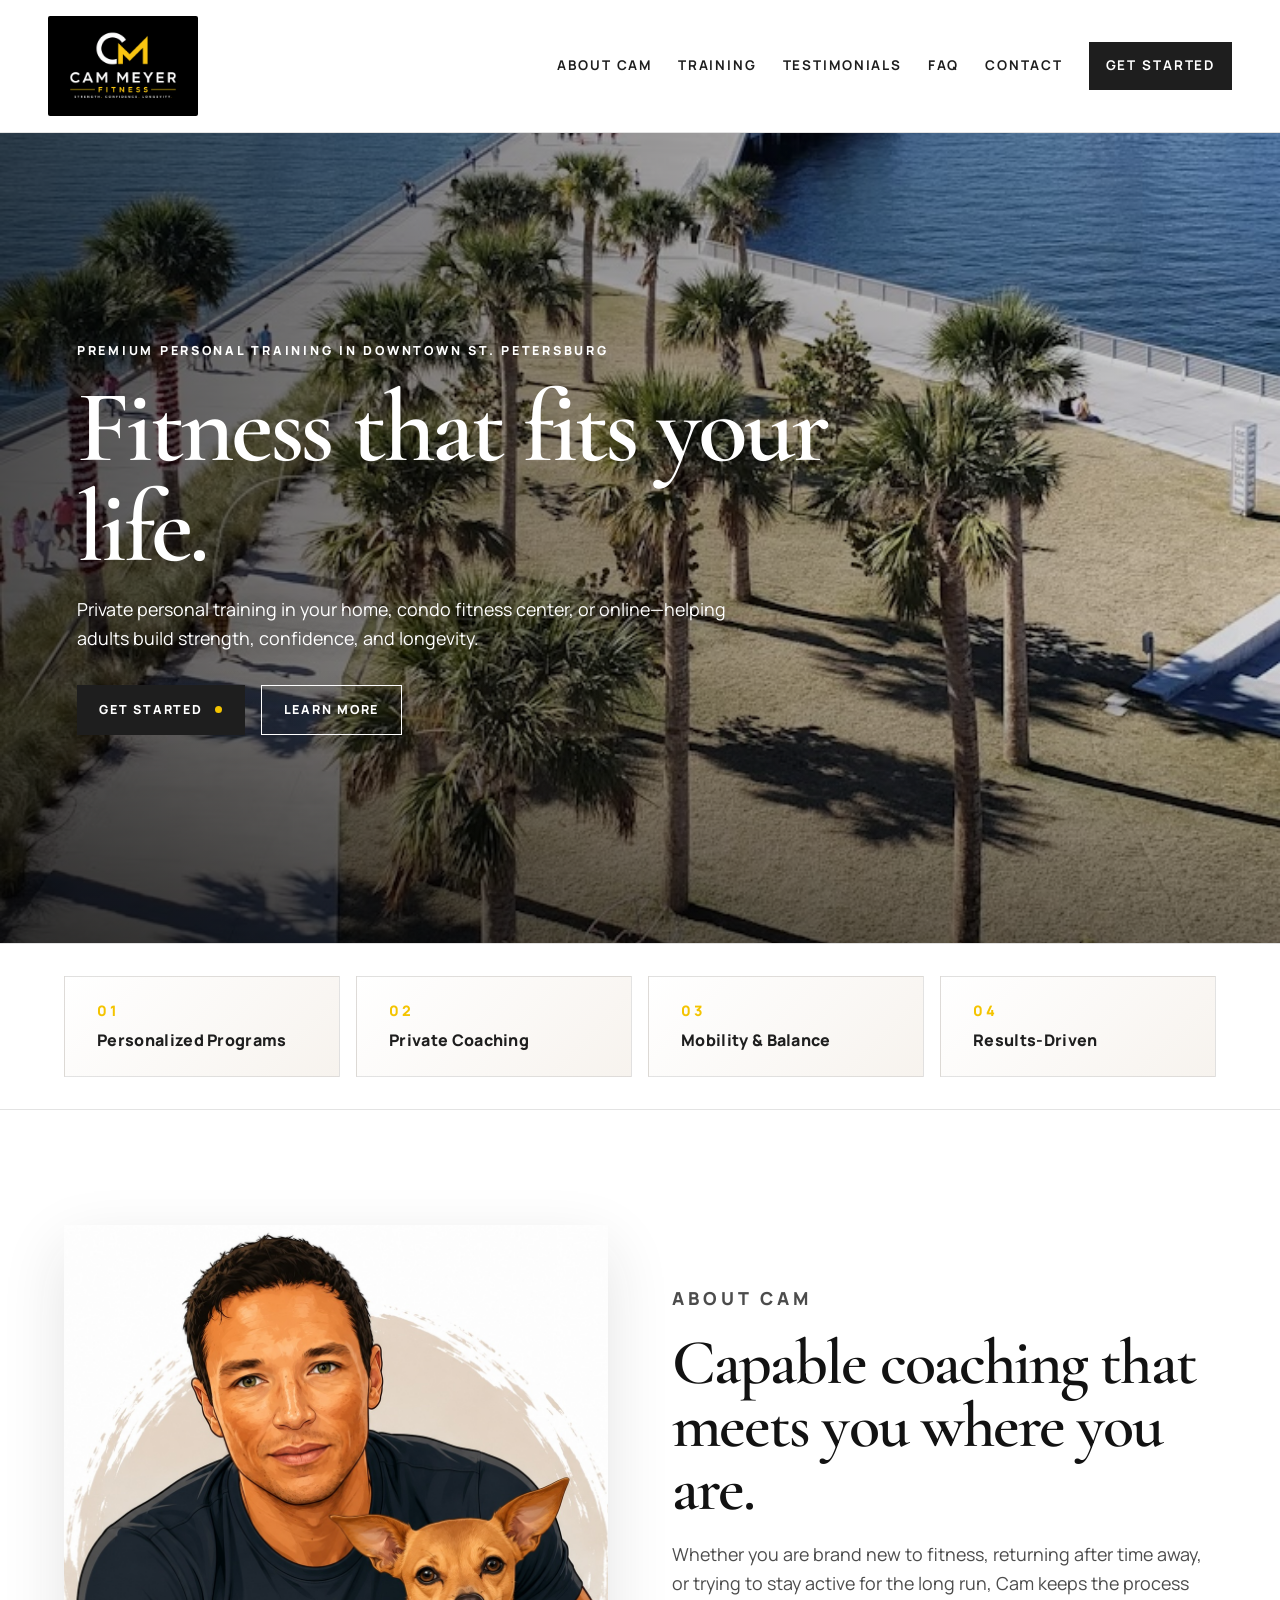
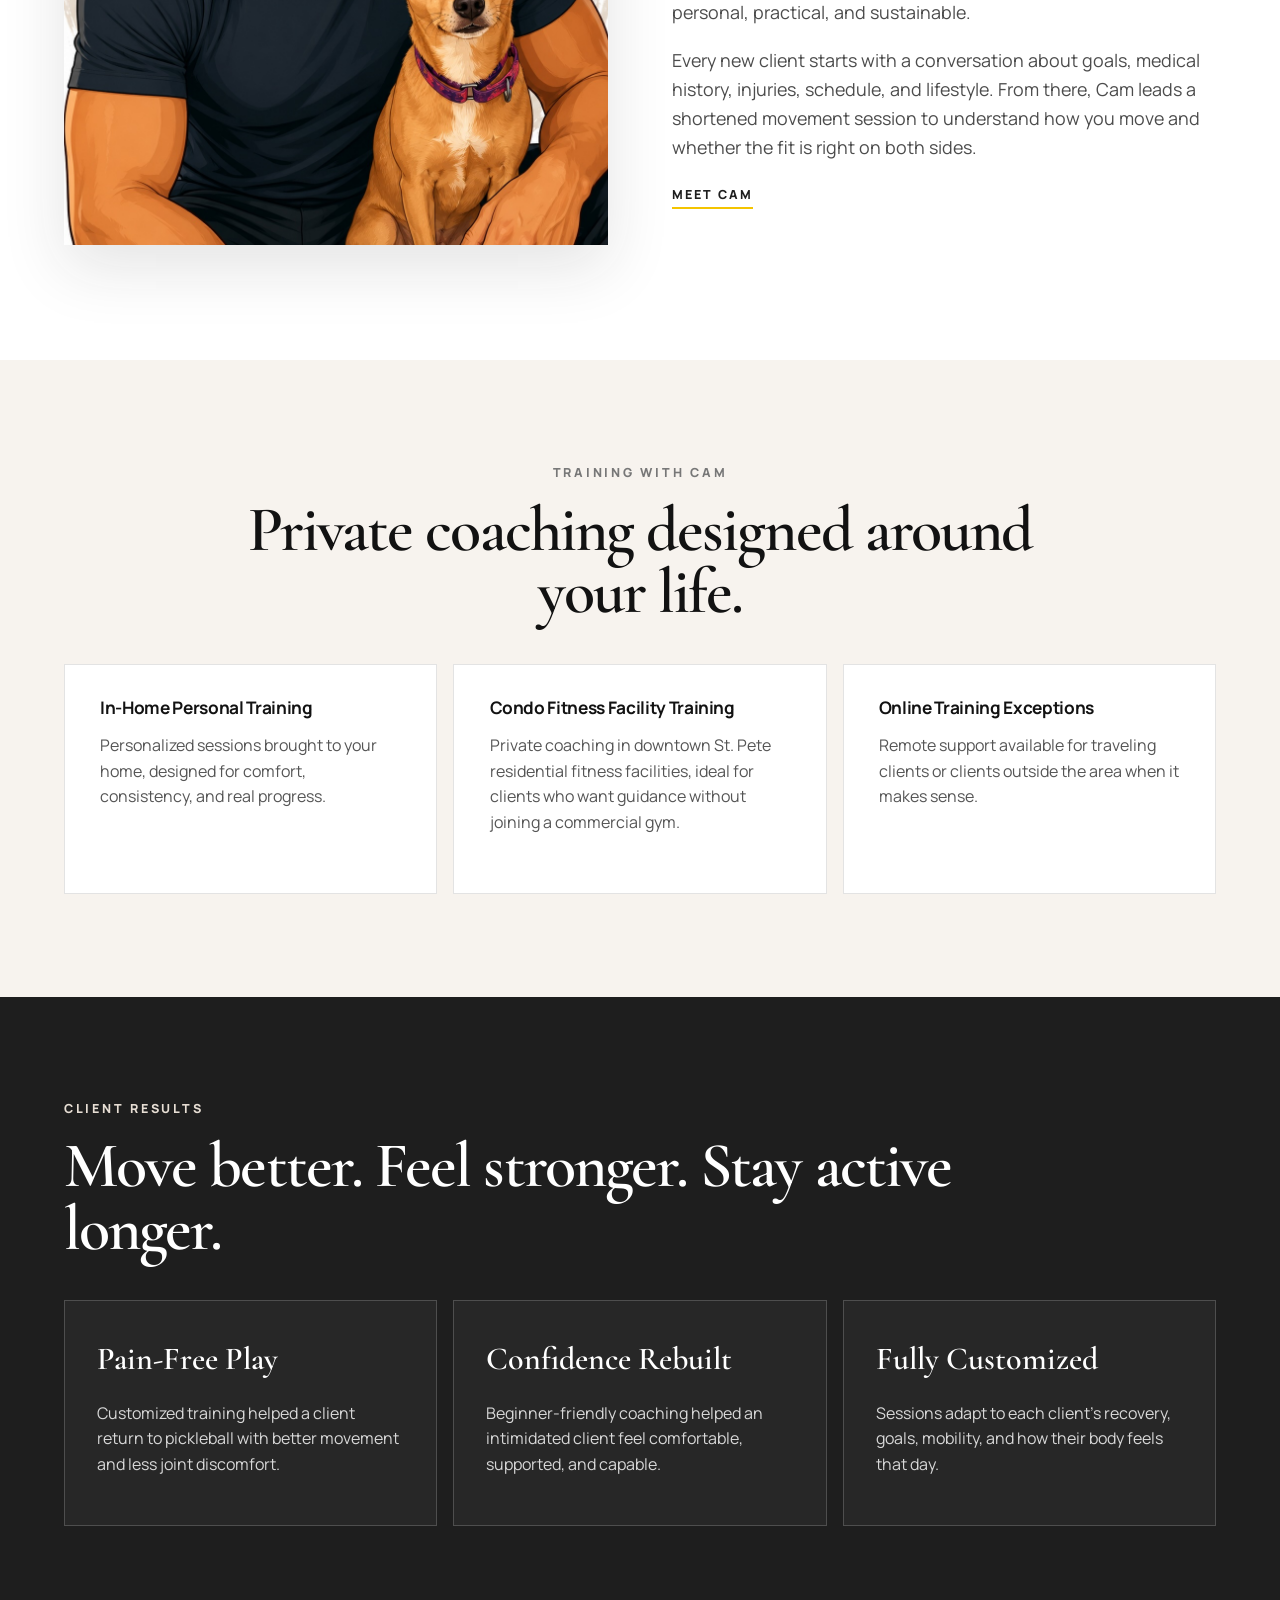
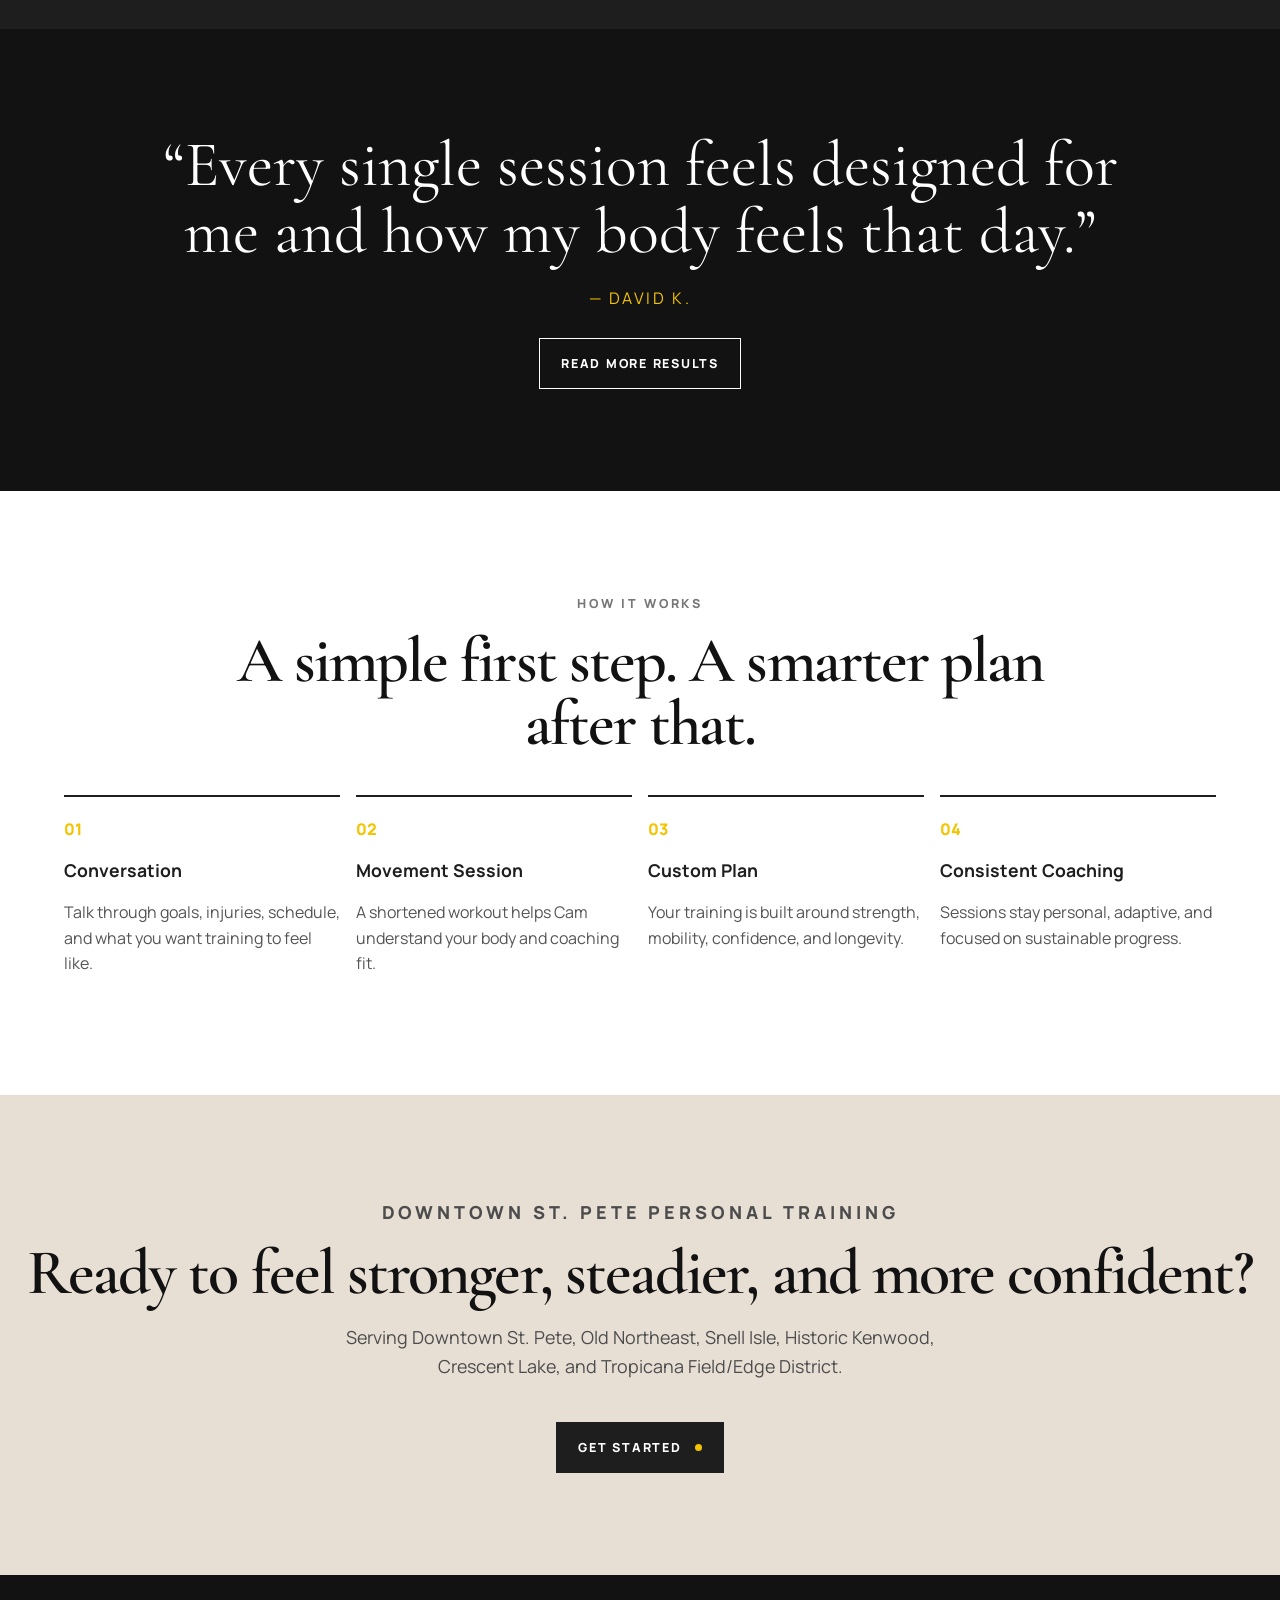
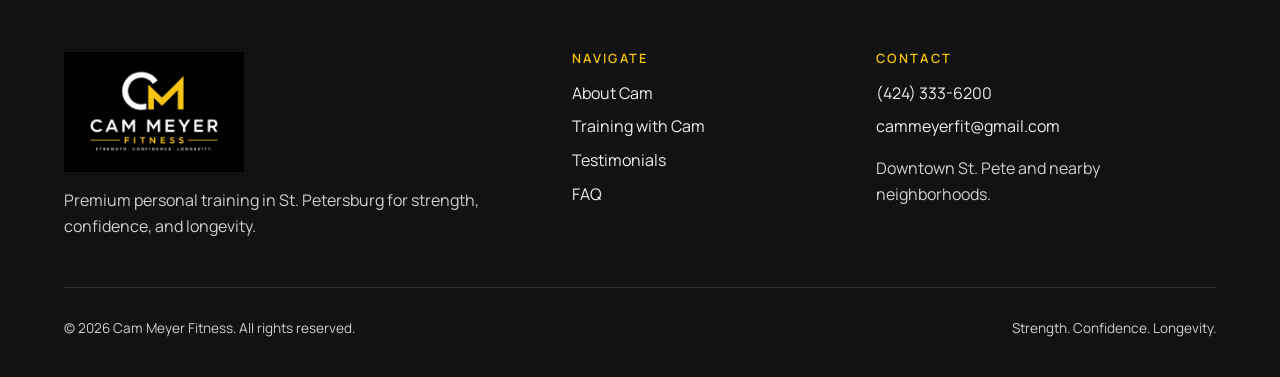
<file: index.html>
<!doctype html>
<html lang="en">
<head>
  <meta charset="utf-8">
  <meta name="viewport" content="width=device-width, initial-scale=1">
  <title>Cam Meyer Fitness | Premium Personal Training in St. Petersburg</title>
  <meta name="description" content="Private personal training in Downtown St. Pete focused on strength, confidence, mobility, balance, and longevity.">
  <meta name="theme-color" content="#1E1E1E">
  <meta property="og:title" content="Cam Meyer Fitness | Premium Personal Training in St. Petersburg">
  <meta property="og:description" content="Private personal training in Downtown St. Pete focused on strength, confidence, mobility, balance, and longevity.">
  <meta property="og:type" content="website">
  <meta property="og:image" content="assets/images/logo.png">
  <link rel="preconnect" href="https://fonts.googleapis.com">
  <link rel="preconnect" href="https://fonts.gstatic.com" crossorigin>
  <link href="https://fonts.googleapis.com/css2?family=Cormorant+Garamond:wght@500;600;700&family=Manrope:wght@400;500;600;700;800&display=swap" rel="stylesheet">
  <link rel="stylesheet" href="assets/css/styles.css">
  <script type="application/ld+json">
  {
    "@context": "https://schema.org",
    "@type": "LocalBusiness",
    "name": "Cam Meyer Fitness",
    "image": "assets/images/logo.png",
    "telephone": "+14243336200",
    "email": "cammeyerfit@gmail.com",
    "areaServed": ["Downtown St. Pete", "Old Northeast", "Snell Isle", "Historic Kenwood", "Crescent Lake", "Tropicana Field/Edge District"],
    "address": {
      "@type": "PostalAddress",
      "addressLocality": "St. Petersburg",
      "addressRegion": "FL",
      "addressCountry": "US"
    },
    "description": "Premium personal training in St. Petersburg focused on strength, confidence, mobility, and longevity."
  }
  </script>
</head>
<body>
  <a class="skip-link" href="#main">Skip to content</a>
  <header class="site-header" data-header>
    <a class="brand" href="index.html" aria-label="Cam Meyer Fitness home">
      <img src="assets/images/logo.png" alt="Cam Meyer Fitness logo">
    </a>
    <button class="menu-toggle" aria-expanded="false" aria-controls="primary-nav">
      <span></span><span></span><span></span>
      <span class="sr-only">Menu</span>
    </button>
    <nav id="primary-nav" class="primary-nav" aria-label="Primary navigation">
      <a href="about.html">About Cam</a>
      <a href="training.html">Training</a>
      <a href="testimonials.html">Testimonials</a>
      <a href="faq.html">FAQ</a>
      <a href="contact.html">Contact</a>
      <a class="nav-cta" href="tel:14243336200">Get Started</a>
    </nav>
  </header>
  <main id="main">
    
<section class="hero hero-home">
  <div class="hero-copy">
    <p class="eyebrow">Premium Personal Training in Downtown St. Petersburg</p>
    <h1>Fitness that fits your life.</h1>
    <p>Private personal training in your home, condo fitness center, or online—helping adults build strength, confidence, and longevity.</p>
    <div class="button-row">
      <a class="button primary" href="tel:14243336200">Get Started</a>
      <a class="button secondary dark" href="training.html">Learn More</a>
    </div>
  </div>
</section>

<section class="trust-bar" aria-label="Training highlights">
  <div><span>01</span> Personalized Programs</div>
  <div><span>02</span> Private Coaching</div>
  <div><span>03</span> Mobility & Balance</div>
  <div><span>04</span> Results-Driven</div>
</section>

<section class="split-section">
  <div class="section-image tall">
    <img src="assets/images/cam-portrait.jpg" alt="Illustration of Cam Meyer with Skye">
  </div>
  <div class="section-copy">
    <p class="eyebrow">About Cam</p>
    <h2>Capable coaching that meets you where you are.</h2>
    <p>Whether you are brand new to fitness, returning after time away, or trying to stay active for the long run, Cam keeps the process personal, practical, and sustainable.</p>
    <p>Every new client starts with a conversation about goals, medical history, injuries, schedule, and lifestyle. From there, Cam leads a shortened movement session to understand how you move and whether the fit is right on both sides.</p>
    <a class="text-link" href="about.html">Meet Cam</a>
  </div>
</section>

<section class="content-band">
  <div class="section-heading center">
    <p class="eyebrow">Training With Cam</p>
    <h2>Private coaching designed around your life.</h2>
  </div>
  <div class="card-grid three">
    <article class="card">
      <h3>In-Home Personal Training</h3>
      <p>Personalized sessions brought to your home, designed for comfort, consistency, and real progress.</p>
    </article>
    <article class="card">
      <h3>Condo Fitness Facility Training</h3>
      <p>Private coaching in downtown St. Pete residential fitness facilities, ideal for clients who want guidance without joining a commercial gym.</p>
    </article>
    <article class="card">
      <h3>Online Training Exceptions</h3>
      <p>Remote support available for traveling clients or clients outside the area when it makes sense.</p>
    </article>
  </div>
</section>

<section class="results-section">
  <div class="section-heading">
    <p class="eyebrow">Client Results</p>
    <h2>Move better. Feel stronger. Stay active longer.</h2>
  </div>
  <div class="result-grid">
    <div class="result-card">
      <strong>Pain-Free Play</strong>
      <p>Customized training helped a client return to pickleball with better movement and less joint discomfort.</p>
    </div>
    <div class="result-card">
      <strong>Confidence Rebuilt</strong>
      <p>Beginner-friendly coaching helped an intimidated client feel comfortable, supported, and capable.</p>
    </div>
    <div class="result-card">
      <strong>Fully Customized</strong>
      <p>Sessions adapt to each client's recovery, goals, mobility, and how their body feels that day.</p>
    </div>
  </div>
</section>

<section class="quote-section">
  <blockquote>
    “Every single session feels designed for me and how my body feels that day.”
    <cite>— David K.</cite>
  </blockquote>
  <a class="button secondary dark" href="testimonials.html">Read More Results</a>
</section>

<section class="process-section">
  <div class="section-heading center">
    <p class="eyebrow">How It Works</p>
    <h2>A simple first step. A smarter plan after that.</h2>
  </div>
  <ol class="timeline">
    <li><span>01</span><strong>Conversation</strong><p>Talk through goals, injuries, schedule, and what you want training to feel like.</p></li>
    <li><span>02</span><strong>Movement Session</strong><p>A shortened workout helps Cam understand your body and coaching fit.</p></li>
    <li><span>03</span><strong>Custom Plan</strong><p>Your training is built around strength, mobility, confidence, and longevity.</p></li>
    <li><span>04</span><strong>Consistent Coaching</strong><p>Sessions stay personal, adaptive, and focused on sustainable progress.</p></li>
  </ol>
</section>

<section class="final-cta">
  <p class="eyebrow">Downtown St. Pete Personal Training</p>
  <h2>Ready to feel stronger, steadier, and more confident?</h2>
  <p>Serving Downtown St. Pete, Old Northeast, Snell Isle, Historic Kenwood, Crescent Lake, and Tropicana Field/Edge District.</p>
  <a class="button primary" href="tel:14243336200">Get Started</a>
</section>

  </main>
  <footer class="site-footer">
    <div class="footer-grid">
      <div>
        <img class="footer-logo" src="assets/images/logo.png" alt="Cam Meyer Fitness">
        <p>Premium personal training in St. Petersburg for strength, confidence, and longevity.</p>
      </div>
      <div>
        <h2>Navigate</h2>
        <a href="about.html">About Cam</a>
        <a href="training.html">Training with Cam</a>
        <a href="testimonials.html">Testimonials</a>
        <a href="faq.html">FAQ</a>
      </div>
      <div>
        <h2>Contact</h2>
        <a href="tel:14243336200">(424) 333-6200</a>
        <a href="mailto:cammeyerfit@gmail.com">cammeyerfit@gmail.com</a>
        <p>Downtown St. Pete and nearby neighborhoods.</p>
      </div>
    </div>
    <div class="footer-bottom">
      <p>&copy; 2026 Cam Meyer Fitness. All rights reserved.</p>
      <p>Strength. Confidence. Longevity.</p>
    </div>
  </footer>
  <script src="assets/js/main.js"></script>
</body>
</html>
</file>
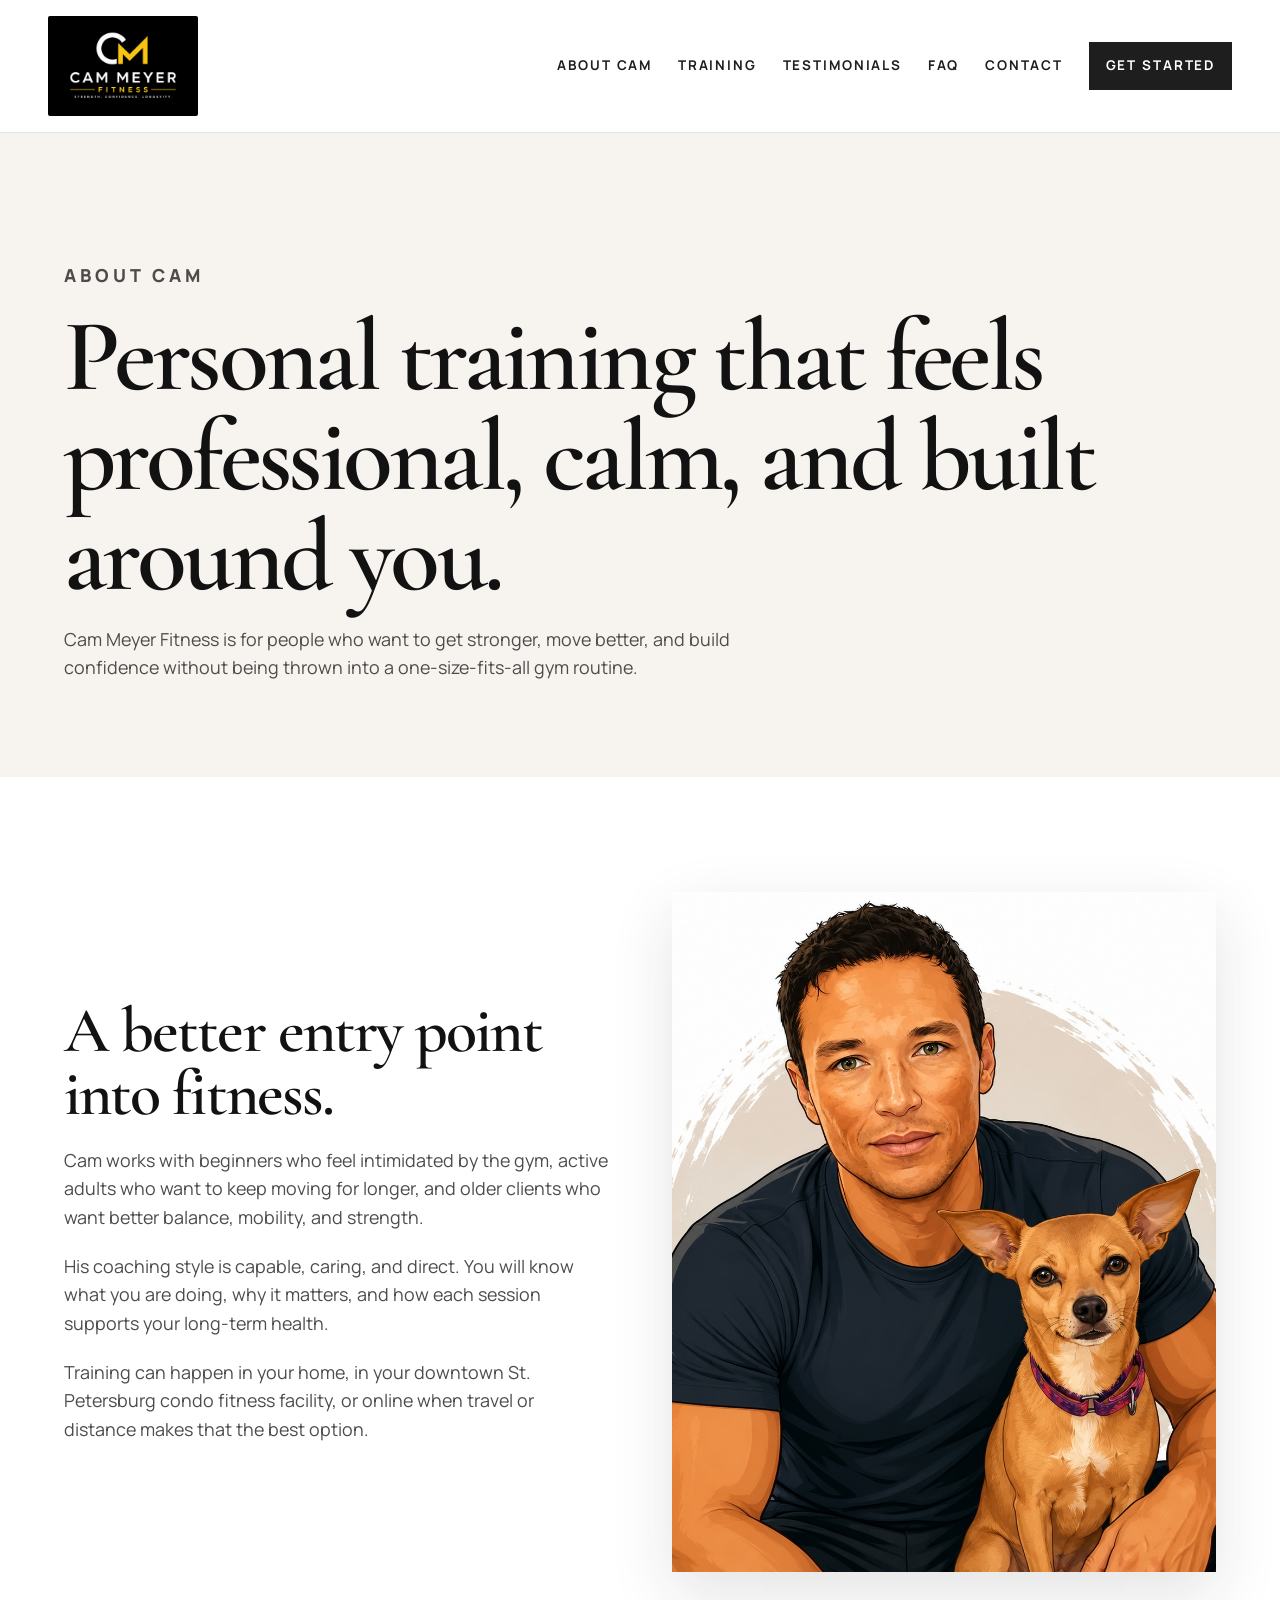
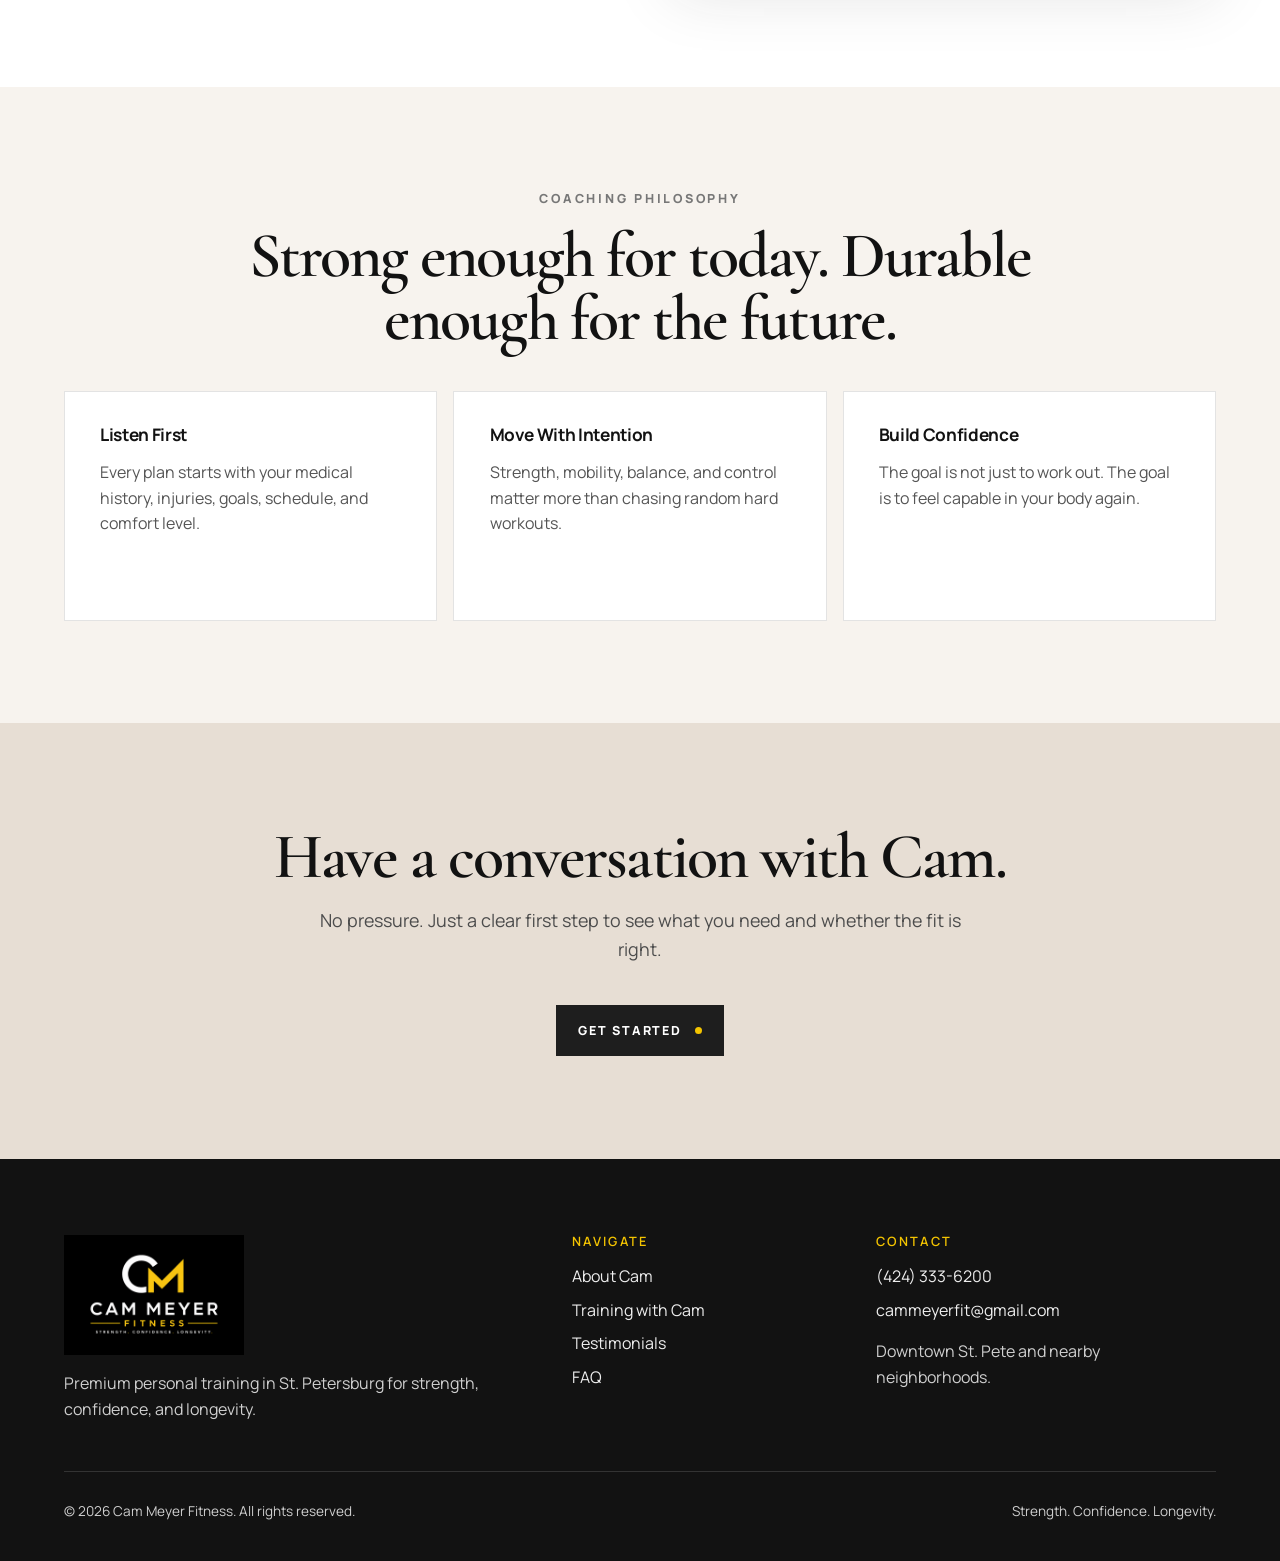
<file: about.html>
<!doctype html>
<html lang="en">
<head>
  <meta charset="utf-8">
  <meta name="viewport" content="width=device-width, initial-scale=1">
  <title>About Cam | Cam Meyer Fitness</title>
  <meta name="description" content="Meet Cam Meyer and learn about his personal training philosophy for strength, confidence, mobility, and longevity.">
  <meta name="theme-color" content="#1E1E1E">
  <meta property="og:title" content="About Cam | Cam Meyer Fitness">
  <meta property="og:description" content="Meet Cam Meyer and learn about his personal training philosophy for strength, confidence, mobility, and longevity.">
  <meta property="og:type" content="website">
  <meta property="og:image" content="assets/images/logo.png">
  <link rel="preconnect" href="https://fonts.googleapis.com">
  <link rel="preconnect" href="https://fonts.gstatic.com" crossorigin>
  <link href="https://fonts.googleapis.com/css2?family=Cormorant+Garamond:wght@500;600;700&family=Manrope:wght@400;500;600;700;800&display=swap" rel="stylesheet">
  <link rel="stylesheet" href="assets/css/styles.css">
  <script type="application/ld+json">
  {
    "@context": "https://schema.org",
    "@type": "LocalBusiness",
    "name": "Cam Meyer Fitness",
    "image": "assets/images/logo.png",
    "telephone": "+14243336200",
    "email": "cammeyerfit@gmail.com",
    "areaServed": ["Downtown St. Pete", "Old Northeast", "Snell Isle", "Historic Kenwood", "Crescent Lake", "Tropicana Field/Edge District"],
    "address": {
      "@type": "PostalAddress",
      "addressLocality": "St. Petersburg",
      "addressRegion": "FL",
      "addressCountry": "US"
    },
    "description": "Premium personal training in St. Petersburg focused on strength, confidence, mobility, and longevity."
  }
  </script>
</head>
<body>
  <a class="skip-link" href="#main">Skip to content</a>
  <header class="site-header" data-header>
    <a class="brand" href="index.html" aria-label="Cam Meyer Fitness home">
      <img src="assets/images/logo.png" alt="Cam Meyer Fitness logo">
    </a>
    <button class="menu-toggle" aria-expanded="false" aria-controls="primary-nav">
      <span></span><span></span><span></span>
      <span class="sr-only">Menu</span>
    </button>
    <nav id="primary-nav" class="primary-nav" aria-label="Primary navigation">
      <a href="about.html">About Cam</a>
      <a href="training.html">Training</a>
      <a href="testimonials.html">Testimonials</a>
      <a href="faq.html">FAQ</a>
      <a href="contact.html">Contact</a>
      <a class="nav-cta" href="tel:14243336200">Get Started</a>
    </nav>
  </header>
  <main id="main">
    
<section class="page-hero">
  <p class="eyebrow">About Cam</p>
  <h1>Personal training that feels professional, calm, and built around you.</h1>
  <p>Cam Meyer Fitness is for people who want to get stronger, move better, and build confidence without being thrown into a one-size-fits-all gym routine.</p>
</section>

<section class="split-section">
  <div class="section-copy">
    <h2>A better entry point into fitness.</h2>
    <p>Cam works with beginners who feel intimidated by the gym, active adults who want to keep moving for longer, and older clients who want better balance, mobility, and strength.</p>
    <p>His coaching style is capable, caring, and direct. You will know what you are doing, why it matters, and how each session supports your long-term health.</p>
    <p>Training can happen in your home, in your downtown St. Petersburg condo fitness facility, or online when travel or distance makes that the best option.</p>
  </div>
  <div class="section-image portrait">
    <img src="assets/images/cam-portrait.jpg" alt="Illustration of Cam Meyer with Skye">
  </div>
</section>

<section class="content-band">
  <div class="section-heading center">
    <p class="eyebrow">Coaching Philosophy</p>
    <h2>Strong enough for today. Durable enough for the future.</h2>
  </div>
  <div class="card-grid three">
    <article class="card"><h3>Listen First</h3><p>Every plan starts with your medical history, injuries, goals, schedule, and comfort level.</p></article>
    <article class="card"><h3>Move With Intention</h3><p>Strength, mobility, balance, and control matter more than chasing random hard workouts.</p></article>
    <article class="card"><h3>Build Confidence</h3><p>The goal is not just to work out. The goal is to feel capable in your body again.</p></article>
  </div>
</section>

<section class="final-cta">
  <h2>Have a conversation with Cam.</h2>
  <p>No pressure. Just a clear first step to see what you need and whether the fit is right.</p>
  <a class="button primary" href="tel:14243336200">Get Started</a>
</section>

  </main>
  <footer class="site-footer">
    <div class="footer-grid">
      <div>
        <img class="footer-logo" src="assets/images/logo.png" alt="Cam Meyer Fitness">
        <p>Premium personal training in St. Petersburg for strength, confidence, and longevity.</p>
      </div>
      <div>
        <h2>Navigate</h2>
        <a href="about.html">About Cam</a>
        <a href="training.html">Training with Cam</a>
        <a href="testimonials.html">Testimonials</a>
        <a href="faq.html">FAQ</a>
      </div>
      <div>
        <h2>Contact</h2>
        <a href="tel:14243336200">(424) 333-6200</a>
        <a href="mailto:cammeyerfit@gmail.com">cammeyerfit@gmail.com</a>
        <p>Downtown St. Pete and nearby neighborhoods.</p>
      </div>
    </div>
    <div class="footer-bottom">
      <p>&copy; 2026 Cam Meyer Fitness. All rights reserved.</p>
      <p>Strength. Confidence. Longevity.</p>
    </div>
  </footer>
  <script src="assets/js/main.js"></script>
</body>
</html>
</file>
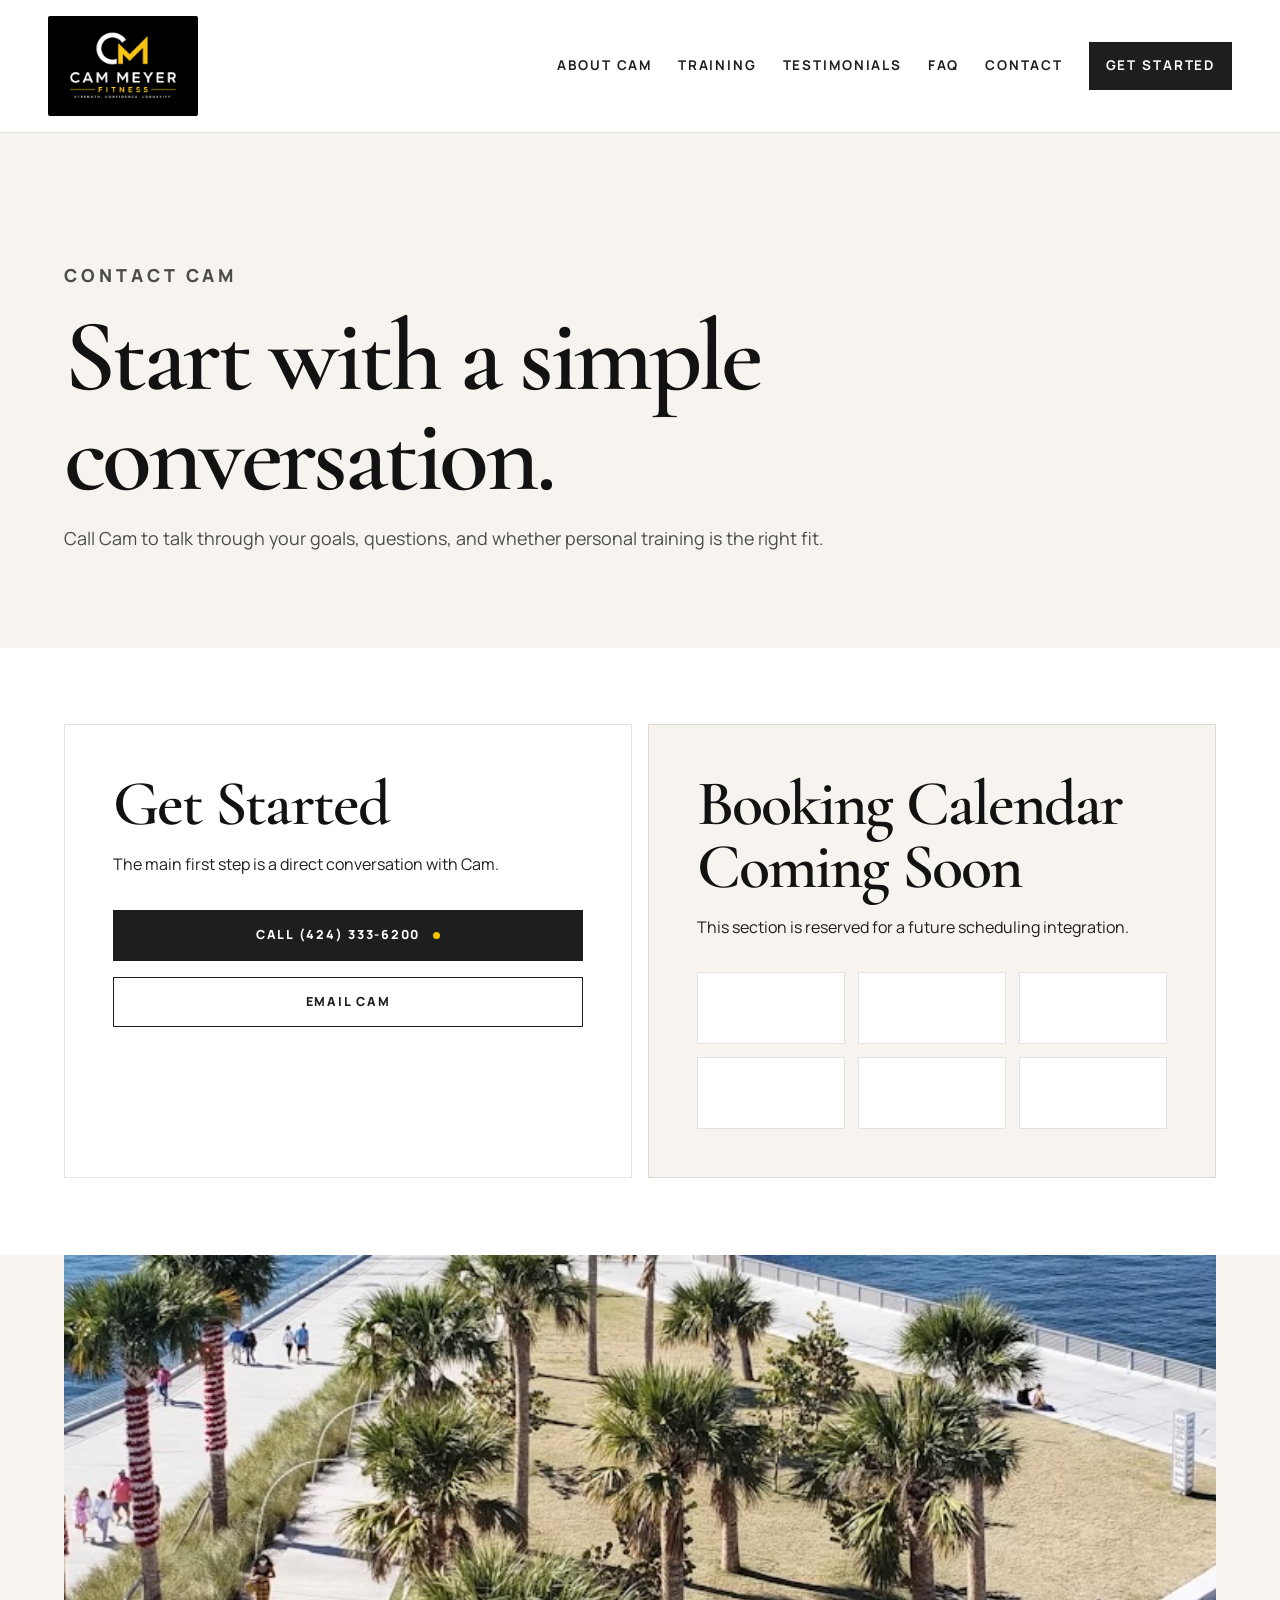
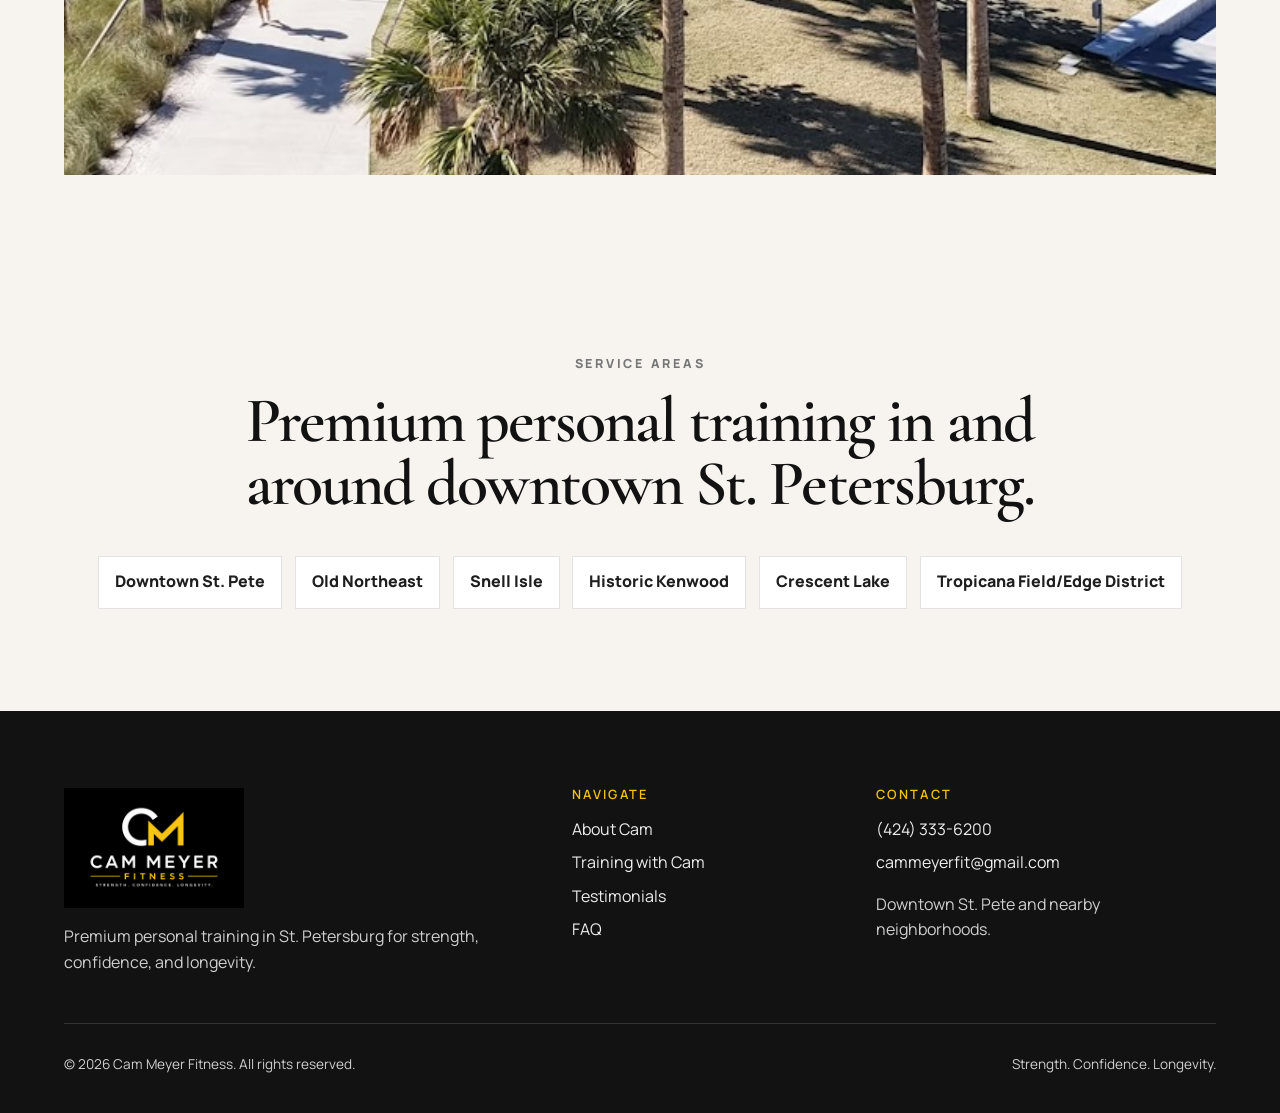
<file: contact.html>
<!doctype html>
<html lang="en">
<head>
  <meta charset="utf-8">
  <meta name="viewport" content="width=device-width, initial-scale=1">
  <title>Contact | Cam Meyer Fitness</title>
  <meta name="description" content="Contact Cam Meyer Fitness for private personal training in Downtown St. Pete and nearby neighborhoods.">
  <meta name="theme-color" content="#1E1E1E">
  <meta property="og:title" content="Contact | Cam Meyer Fitness">
  <meta property="og:description" content="Contact Cam Meyer Fitness for private personal training in Downtown St. Pete and nearby neighborhoods.">
  <meta property="og:type" content="website">
  <meta property="og:image" content="assets/images/logo.png">
  <link rel="preconnect" href="https://fonts.googleapis.com">
  <link rel="preconnect" href="https://fonts.gstatic.com" crossorigin>
  <link href="https://fonts.googleapis.com/css2?family=Cormorant+Garamond:wght@500;600;700&family=Manrope:wght@400;500;600;700;800&display=swap" rel="stylesheet">
  <link rel="stylesheet" href="assets/css/styles.css">
  <script type="application/ld+json">
  {
    "@context": "https://schema.org",
    "@type": "LocalBusiness",
    "name": "Cam Meyer Fitness",
    "image": "assets/images/logo.png",
    "telephone": "+14243336200",
    "email": "cammeyerfit@gmail.com",
    "areaServed": ["Downtown St. Pete", "Old Northeast", "Snell Isle", "Historic Kenwood", "Crescent Lake", "Tropicana Field/Edge District"],
    "address": {
      "@type": "PostalAddress",
      "addressLocality": "St. Petersburg",
      "addressRegion": "FL",
      "addressCountry": "US"
    },
    "description": "Premium personal training in St. Petersburg focused on strength, confidence, mobility, and longevity."
  }
  </script>
</head>
<body>
  <a class="skip-link" href="#main">Skip to content</a>
  <header class="site-header" data-header>
    <a class="brand" href="index.html" aria-label="Cam Meyer Fitness home">
      <img src="assets/images/logo.png" alt="Cam Meyer Fitness logo">
    </a>
    <button class="menu-toggle" aria-expanded="false" aria-controls="primary-nav">
      <span></span><span></span><span></span>
      <span class="sr-only">Menu</span>
    </button>
    <nav id="primary-nav" class="primary-nav" aria-label="Primary navigation">
      <a href="about.html">About Cam</a>
      <a href="training.html">Training</a>
      <a href="testimonials.html">Testimonials</a>
      <a href="faq.html">FAQ</a>
      <a href="contact.html">Contact</a>
      <a class="nav-cta" href="tel:14243336200">Get Started</a>
    </nav>
  </header>
  <main id="main">
    
<section class="page-hero">
  <p class="eyebrow">Contact Cam</p>
  <h1>Start with a simple conversation.</h1>
  <p>Call Cam to talk through your goals, questions, and whether personal training is the right fit.</p>
</section>

<section class="contact-grid">
  <div class="contact-card">
    <h2>Get Started</h2>
    <p>The main first step is a direct conversation with Cam.</p>
    <a class="button primary full" href="tel:14243336200">Call (424) 333-6200</a>
    <a class="button secondary full" href="mailto:cammeyerfit@gmail.com">Email Cam</a>
  </div>
  <div class="contact-card muted">
    <h2>Booking Calendar Coming Soon</h2>
    <p>This section is reserved for a future scheduling integration.</p>
    <div class="calendar-skeleton" aria-hidden="true">
      <span></span><span></span><span></span><span></span><span></span><span></span>
    </div>
  </div>
</section>

<section class="image-banner local-banner">
  <img src="assets/images/st-petersburg-hero.jpg" alt="Downtown St. Petersburg waterfront and pier">
</section>

<section class="content-band">
  <div class="section-heading center">
    <p class="eyebrow">Service Areas</p>
    <h2>Premium personal training in and around downtown St. Petersburg.</h2>
  </div>
  <div class="area-list">
    <span>Downtown St. Pete</span>
    <span>Old Northeast</span>
    <span>Snell Isle</span>
    <span>Historic Kenwood</span>
    <span>Crescent Lake</span>
    <span>Tropicana Field/Edge District</span>
  </div>
</section>

  </main>
  <footer class="site-footer">
    <div class="footer-grid">
      <div>
        <img class="footer-logo" src="assets/images/logo.png" alt="Cam Meyer Fitness">
        <p>Premium personal training in St. Petersburg for strength, confidence, and longevity.</p>
      </div>
      <div>
        <h2>Navigate</h2>
        <a href="about.html">About Cam</a>
        <a href="training.html">Training with Cam</a>
        <a href="testimonials.html">Testimonials</a>
        <a href="faq.html">FAQ</a>
      </div>
      <div>
        <h2>Contact</h2>
        <a href="tel:14243336200">(424) 333-6200</a>
        <a href="mailto:cammeyerfit@gmail.com">cammeyerfit@gmail.com</a>
        <p>Downtown St. Pete and nearby neighborhoods.</p>
      </div>
    </div>
    <div class="footer-bottom">
      <p>&copy; 2026 Cam Meyer Fitness. All rights reserved.</p>
      <p>Strength. Confidence. Longevity.</p>
    </div>
  </footer>
  <script src="assets/js/main.js"></script>
</body>
</html>
</file>
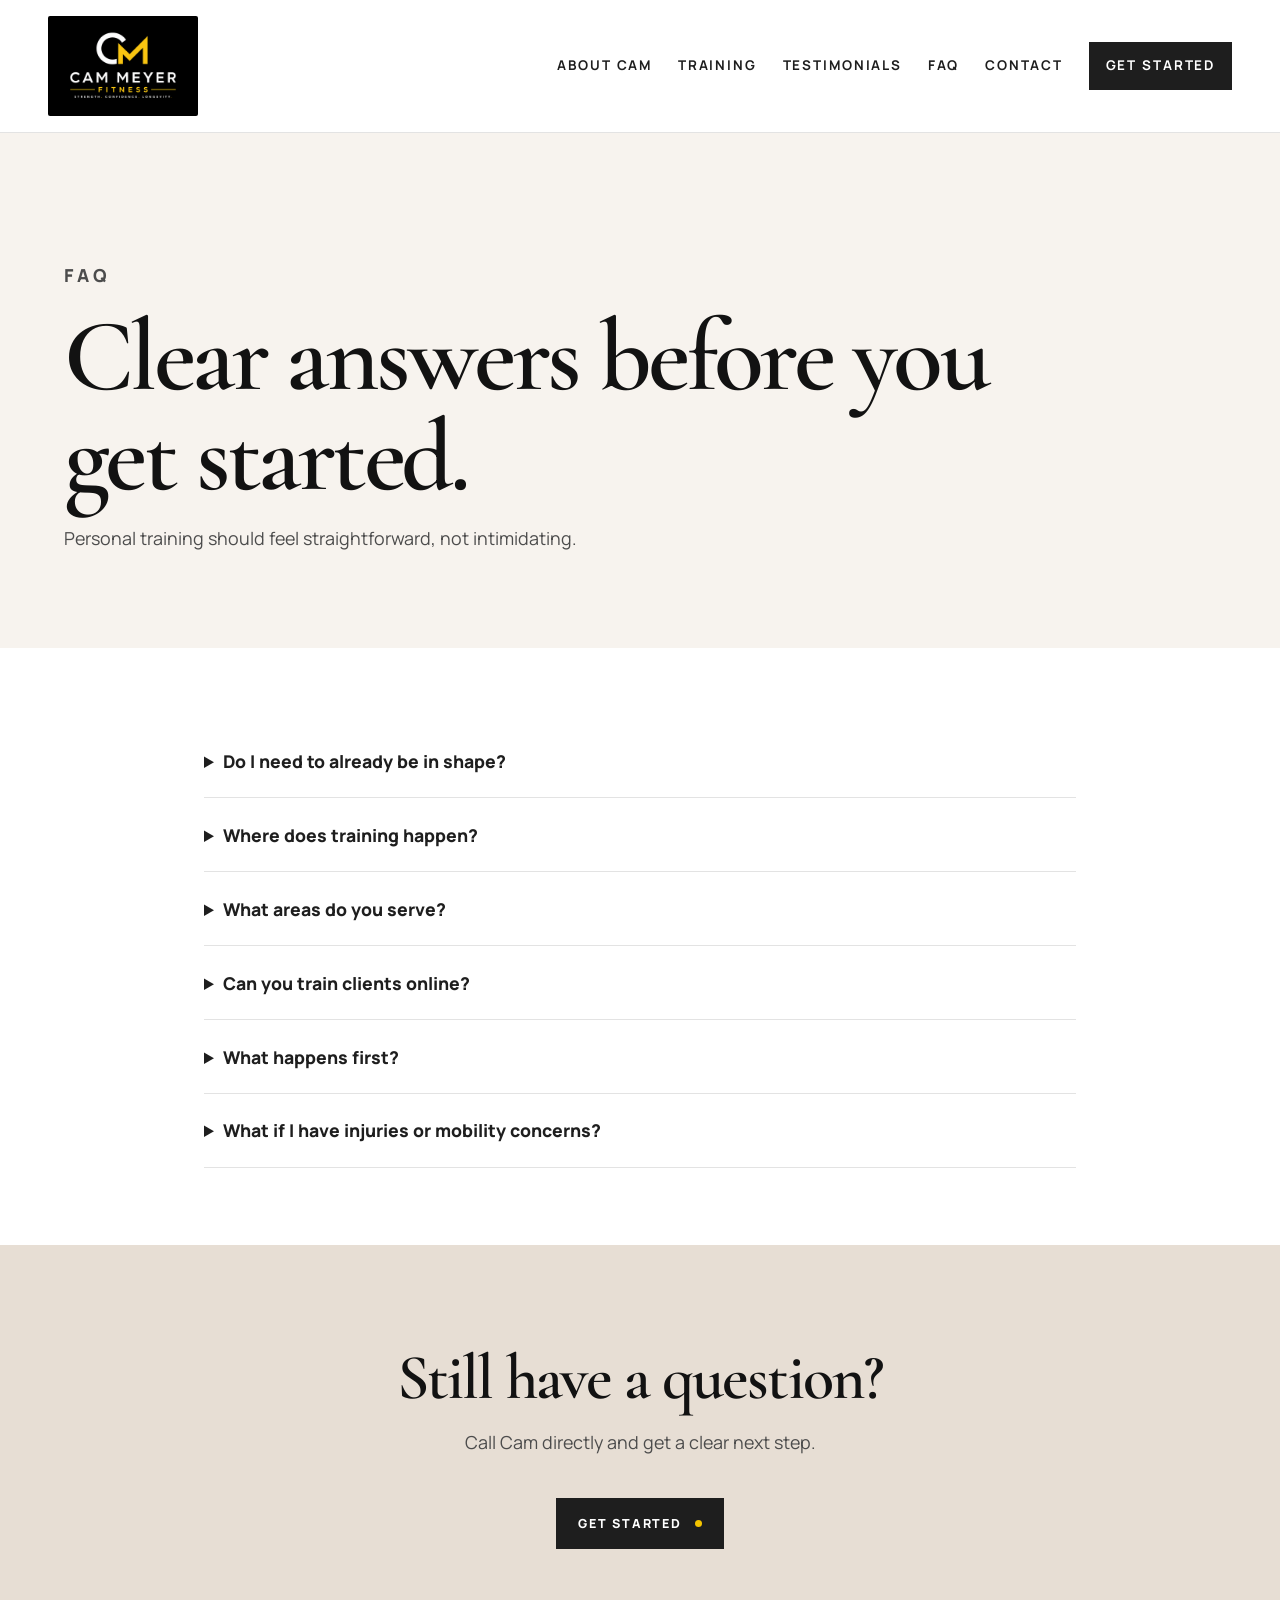
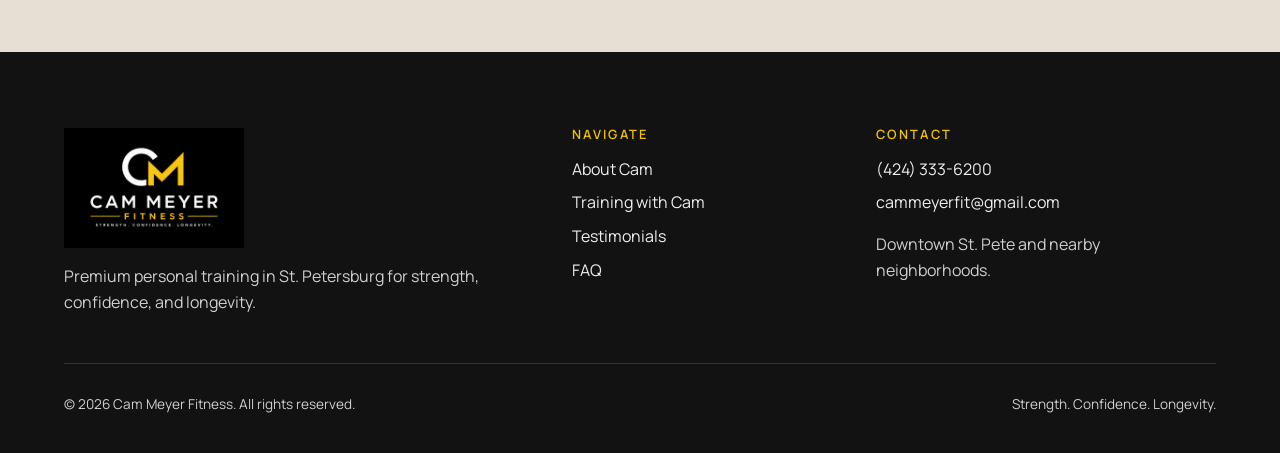
<file: faq.html>
<!doctype html>
<html lang="en">
<head>
  <meta charset="utf-8">
  <meta name="viewport" content="width=device-width, initial-scale=1">
  <title>FAQ | Cam Meyer Fitness</title>
  <meta name="description" content="Frequently asked questions about personal training with Cam Meyer Fitness in St. Petersburg, FL.">
  <meta name="theme-color" content="#1E1E1E">
  <meta property="og:title" content="FAQ | Cam Meyer Fitness">
  <meta property="og:description" content="Frequently asked questions about personal training with Cam Meyer Fitness in St. Petersburg, FL.">
  <meta property="og:type" content="website">
  <meta property="og:image" content="assets/images/logo.png">
  <link rel="preconnect" href="https://fonts.googleapis.com">
  <link rel="preconnect" href="https://fonts.gstatic.com" crossorigin>
  <link href="https://fonts.googleapis.com/css2?family=Cormorant+Garamond:wght@500;600;700&family=Manrope:wght@400;500;600;700;800&display=swap" rel="stylesheet">
  <link rel="stylesheet" href="assets/css/styles.css">
  <script type="application/ld+json">
  {
    "@context": "https://schema.org",
    "@type": "LocalBusiness",
    "name": "Cam Meyer Fitness",
    "image": "assets/images/logo.png",
    "telephone": "+14243336200",
    "email": "cammeyerfit@gmail.com",
    "areaServed": ["Downtown St. Pete", "Old Northeast", "Snell Isle", "Historic Kenwood", "Crescent Lake", "Tropicana Field/Edge District"],
    "address": {
      "@type": "PostalAddress",
      "addressLocality": "St. Petersburg",
      "addressRegion": "FL",
      "addressCountry": "US"
    },
    "description": "Premium personal training in St. Petersburg focused on strength, confidence, mobility, and longevity."
  }
  </script>
</head>
<body>
  <a class="skip-link" href="#main">Skip to content</a>
  <header class="site-header" data-header>
    <a class="brand" href="index.html" aria-label="Cam Meyer Fitness home">
      <img src="assets/images/logo.png" alt="Cam Meyer Fitness logo">
    </a>
    <button class="menu-toggle" aria-expanded="false" aria-controls="primary-nav">
      <span></span><span></span><span></span>
      <span class="sr-only">Menu</span>
    </button>
    <nav id="primary-nav" class="primary-nav" aria-label="Primary navigation">
      <a href="about.html">About Cam</a>
      <a href="training.html">Training</a>
      <a href="testimonials.html">Testimonials</a>
      <a href="faq.html">FAQ</a>
      <a href="contact.html">Contact</a>
      <a class="nav-cta" href="tel:14243336200">Get Started</a>
    </nav>
  </header>
  <main id="main">
    
<section class="page-hero">
  <p class="eyebrow">FAQ</p>
  <h1>Clear answers before you get started.</h1>
  <p>Personal training should feel straightforward, not intimidating.</p>
</section>

<section class="faq-list">
  <details>
    <summary>Do I need to already be in shape?</summary>
    <p>No. Cam works with beginners, active adults, and older clients. Training starts where you are.</p>
  </details>
  <details>
    <summary>Where does training happen?</summary>
    <p>Most sessions happen in your home or in your downtown St. Petersburg condo fitness facility.</p>
  </details>
  <details>
    <summary>What areas do you serve?</summary>
    <p>Cam Meyer Fitness serves Downtown St. Pete, Old Northeast, Snell Isle, Historic Kenwood, Crescent Lake, and Tropicana Field/Edge District.</p>
  </details>
  <details>
    <summary>Can you train clients online?</summary>
    <p>Cam trains mostly in person, but online sessions may be available for traveling clients or clients who are not local.</p>
  </details>
  <details>
    <summary>What happens first?</summary>
    <p>You start with a conversation about medical history, injuries, goals, schedule, and fit. Then Cam leads a shortened workout to see how you move.</p>
  </details>
  <details>
    <summary>What if I have injuries or mobility concerns?</summary>
    <p>That is part of the conversation. Cam adjusts training around your body, limitations, recovery, and comfort level.</p>
  </details>
</section>

<section class="final-cta">
  <h2>Still have a question?</h2>
  <p>Call Cam directly and get a clear next step.</p>
  <a class="button primary" href="tel:14243336200">Get Started</a>
</section>

  </main>
  <footer class="site-footer">
    <div class="footer-grid">
      <div>
        <img class="footer-logo" src="assets/images/logo.png" alt="Cam Meyer Fitness">
        <p>Premium personal training in St. Petersburg for strength, confidence, and longevity.</p>
      </div>
      <div>
        <h2>Navigate</h2>
        <a href="about.html">About Cam</a>
        <a href="training.html">Training with Cam</a>
        <a href="testimonials.html">Testimonials</a>
        <a href="faq.html">FAQ</a>
      </div>
      <div>
        <h2>Contact</h2>
        <a href="tel:14243336200">(424) 333-6200</a>
        <a href="mailto:cammeyerfit@gmail.com">cammeyerfit@gmail.com</a>
        <p>Downtown St. Pete and nearby neighborhoods.</p>
      </div>
    </div>
    <div class="footer-bottom">
      <p>&copy; 2026 Cam Meyer Fitness. All rights reserved.</p>
      <p>Strength. Confidence. Longevity.</p>
    </div>
  </footer>
  <script src="assets/js/main.js"></script>
</body>
</html>
</file>
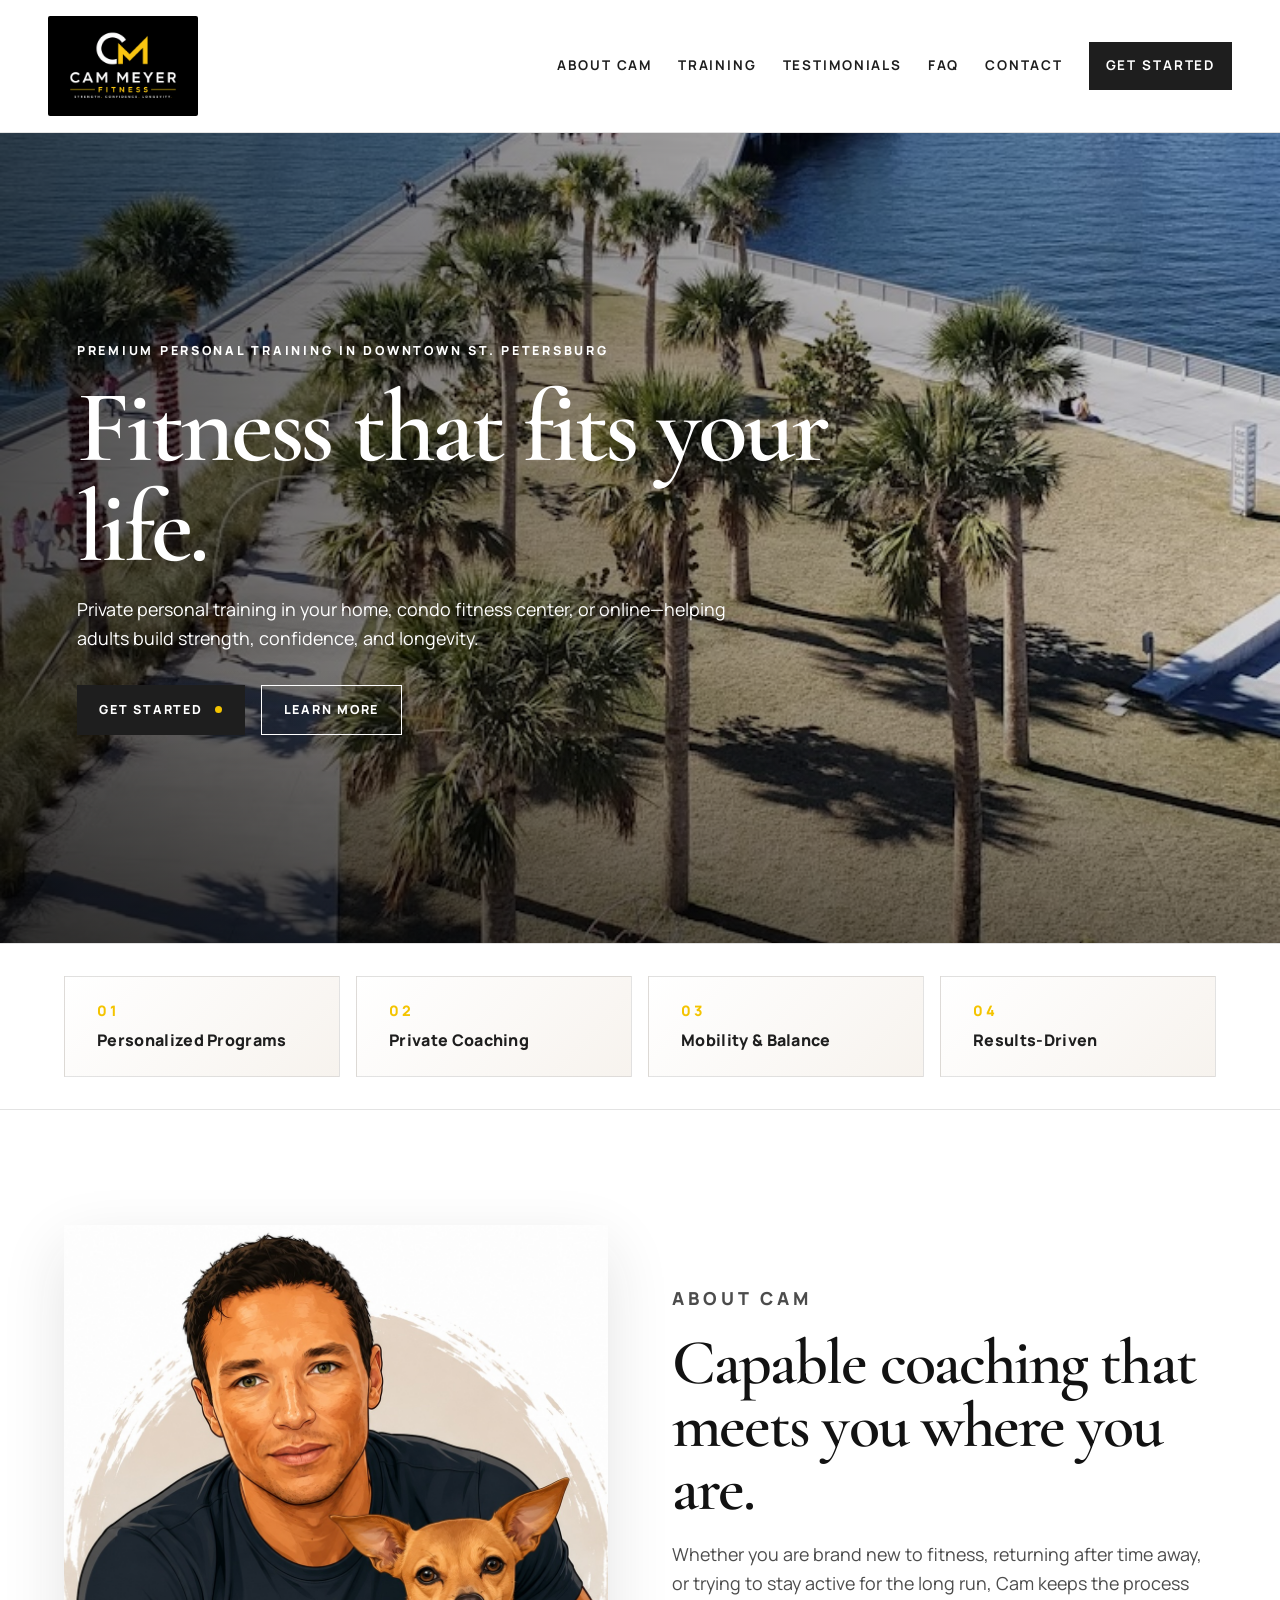
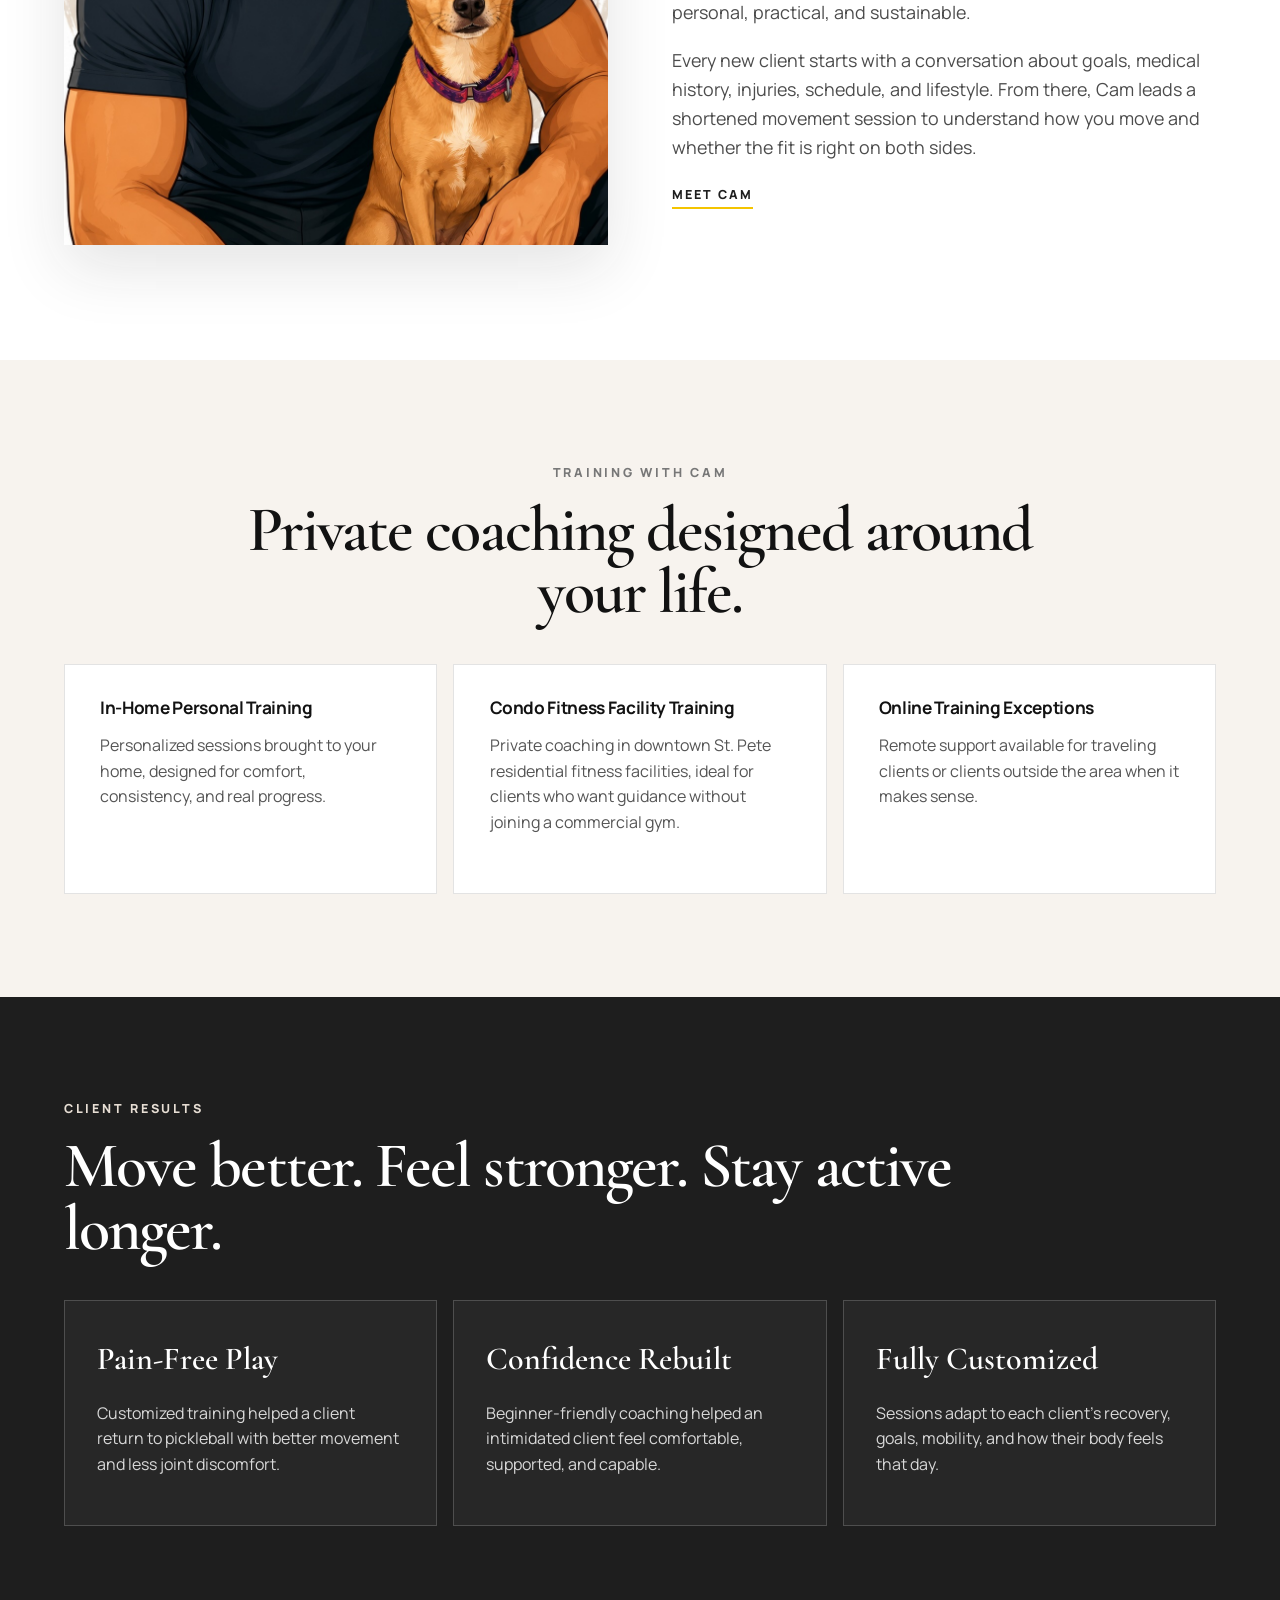
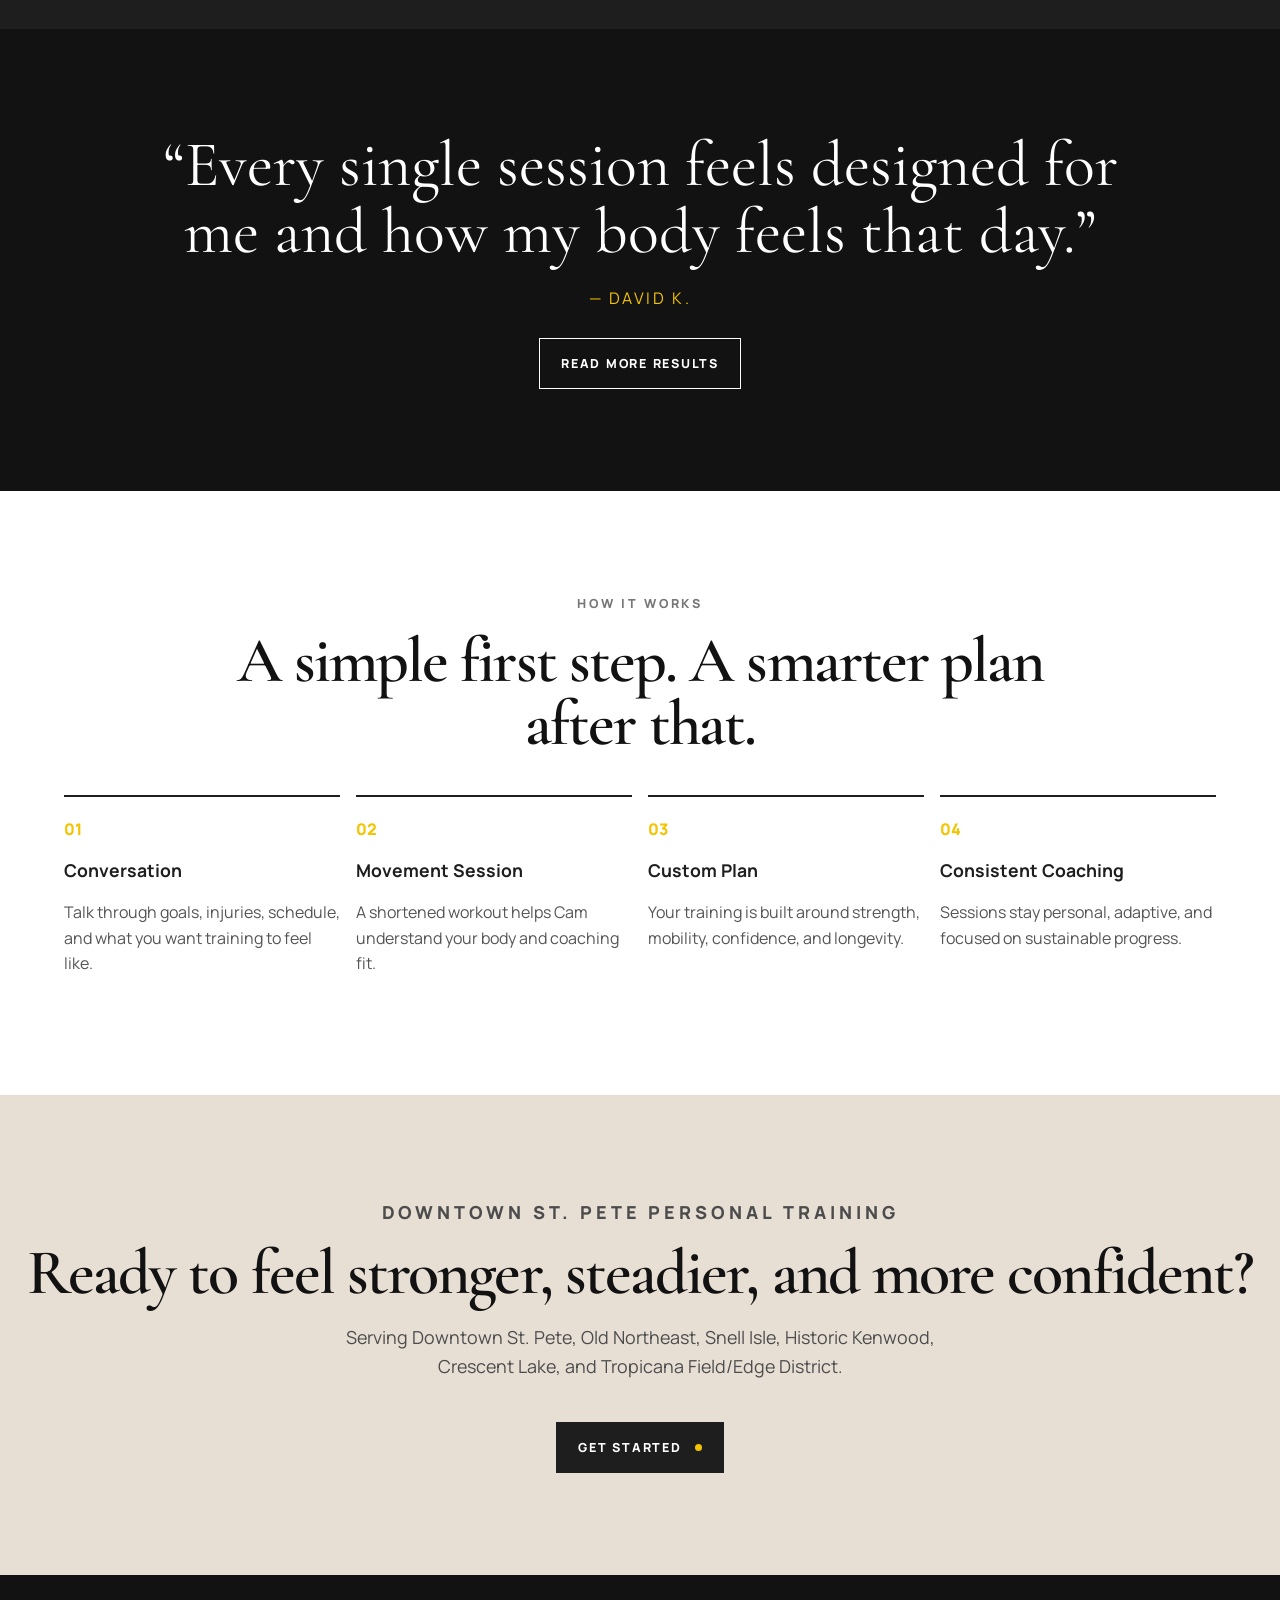
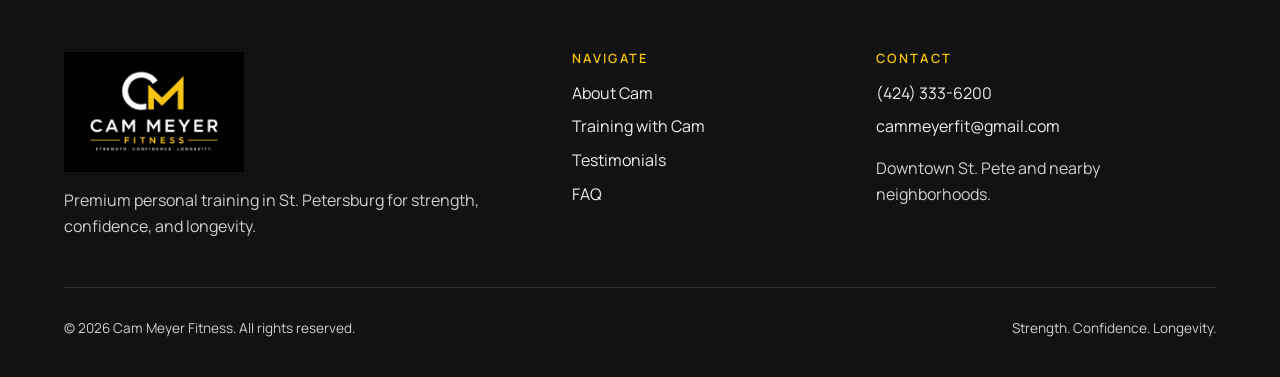
<file: personal-training.html>
<!DOCTYPE html>
<html lang="en">
<head>
  <meta charset="UTF-8">
  <meta name="viewport" content="width=device-width, initial-scale=1">
  <title>Cam Meyer Fitness</title>
  <meta http-equiv="refresh" content="0; url=/#services">
  <link rel="canonical" href="https://www.cammeyerfitness.com/#services">
  <script>window.location.replace("/#services");</script>
</head>
<body>
  <p>Redirecting to <a href="/#services">Cam Meyer Fitness</a>.</p>
</body>
</html>
</file>
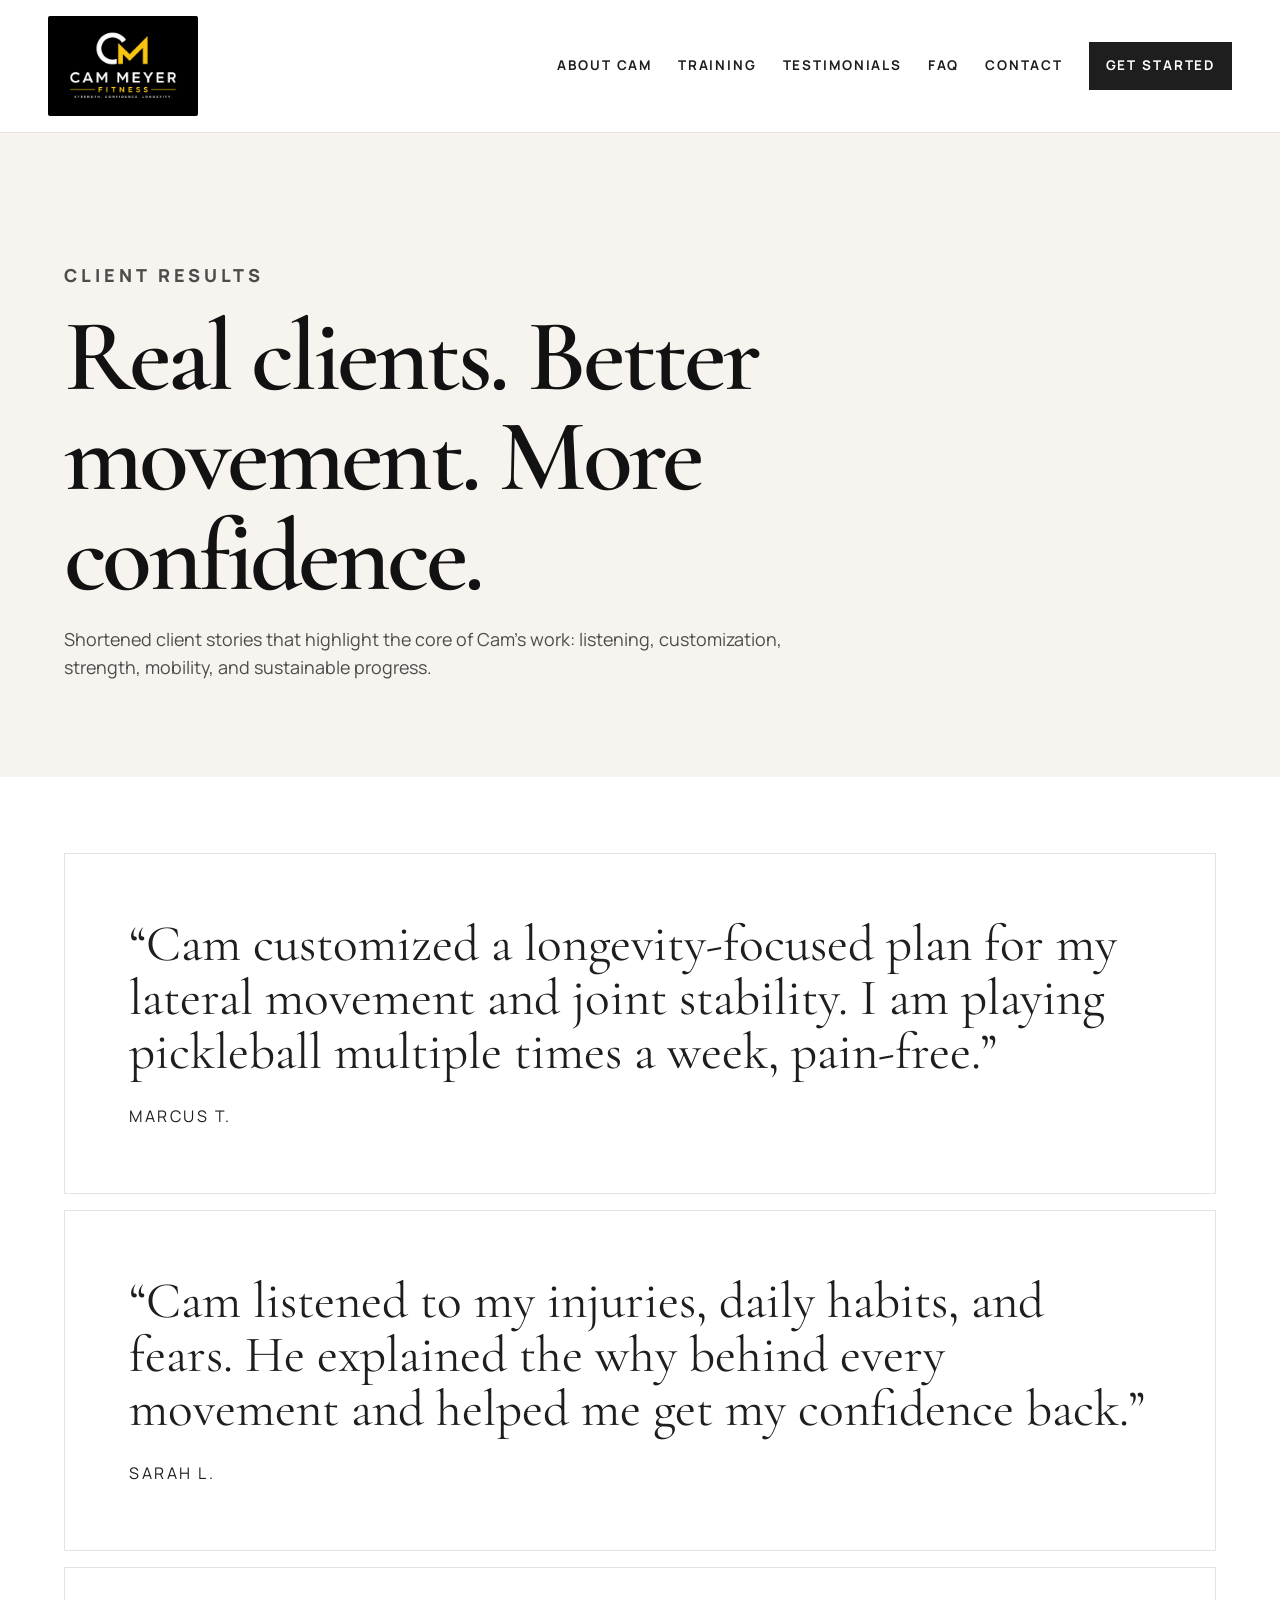
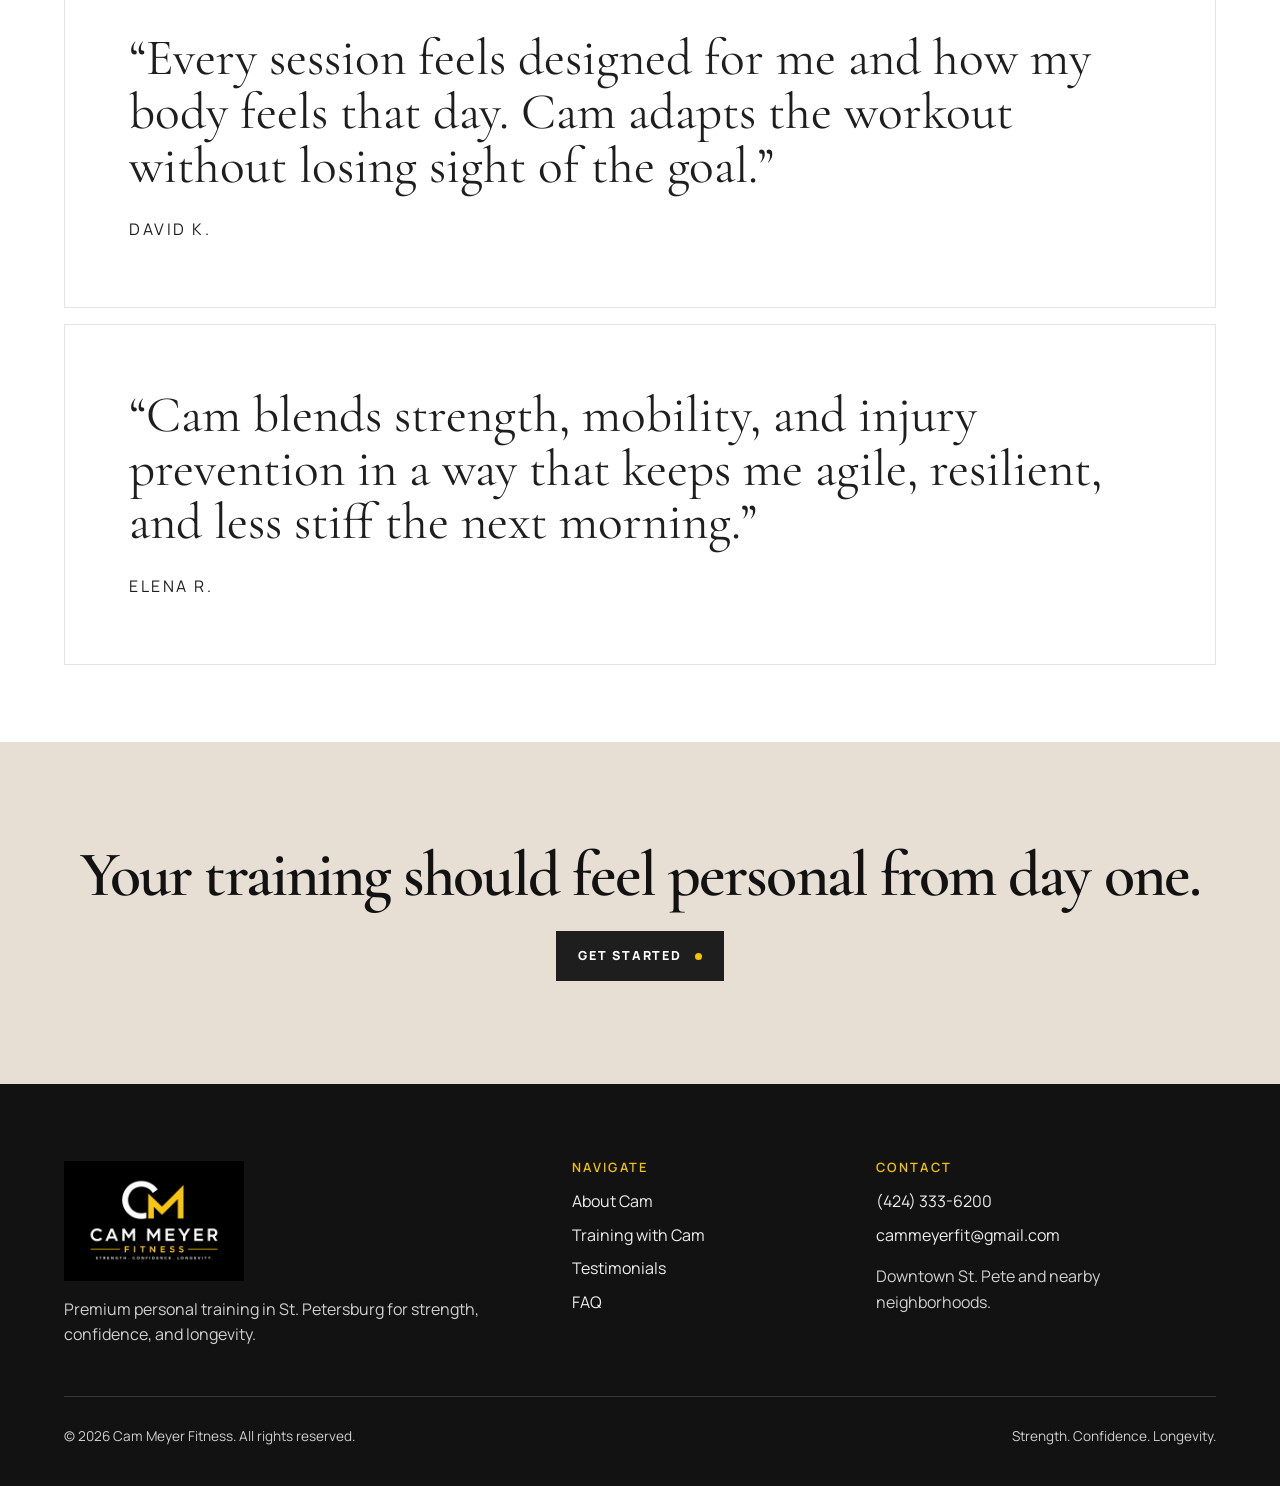
<file: testimonials.html>
<!doctype html>
<html lang="en">
<head>
  <meta charset="utf-8">
  <meta name="viewport" content="width=device-width, initial-scale=1">
  <title>Testimonials | Cam Meyer Fitness</title>
  <meta name="description" content="Client testimonials for Cam Meyer Fitness, focused on confidence, customized personal training, mobility, and longevity.">
  <meta name="theme-color" content="#1E1E1E">
  <meta property="og:title" content="Testimonials | Cam Meyer Fitness">
  <meta property="og:description" content="Client testimonials for Cam Meyer Fitness, focused on confidence, customized personal training, mobility, and longevity.">
  <meta property="og:type" content="website">
  <meta property="og:image" content="assets/images/logo.png">
  <link rel="preconnect" href="https://fonts.googleapis.com">
  <link rel="preconnect" href="https://fonts.gstatic.com" crossorigin>
  <link href="https://fonts.googleapis.com/css2?family=Cormorant+Garamond:wght@500;600;700&family=Manrope:wght@400;500;600;700;800&display=swap" rel="stylesheet">
  <link rel="stylesheet" href="assets/css/styles.css">
  <script type="application/ld+json">
  {
    "@context": "https://schema.org",
    "@type": "LocalBusiness",
    "name": "Cam Meyer Fitness",
    "image": "assets/images/logo.png",
    "telephone": "+14243336200",
    "email": "cammeyerfit@gmail.com",
    "areaServed": ["Downtown St. Pete", "Old Northeast", "Snell Isle", "Historic Kenwood", "Crescent Lake", "Tropicana Field/Edge District"],
    "address": {
      "@type": "PostalAddress",
      "addressLocality": "St. Petersburg",
      "addressRegion": "FL",
      "addressCountry": "US"
    },
    "description": "Premium personal training in St. Petersburg focused on strength, confidence, mobility, and longevity."
  }
  </script>
</head>
<body>
  <a class="skip-link" href="#main">Skip to content</a>
  <header class="site-header" data-header>
    <a class="brand" href="index.html" aria-label="Cam Meyer Fitness home">
      <img src="assets/images/logo.png" alt="Cam Meyer Fitness logo">
    </a>
    <button class="menu-toggle" aria-expanded="false" aria-controls="primary-nav">
      <span></span><span></span><span></span>
      <span class="sr-only">Menu</span>
    </button>
    <nav id="primary-nav" class="primary-nav" aria-label="Primary navigation">
      <a href="about.html">About Cam</a>
      <a href="training.html">Training</a>
      <a href="testimonials.html">Testimonials</a>
      <a href="faq.html">FAQ</a>
      <a href="contact.html">Contact</a>
      <a class="nav-cta" href="tel:14243336200">Get Started</a>
    </nav>
  </header>
  <main id="main">
    
<section class="page-hero">
  <p class="eyebrow">Client Results</p>
  <h1>Real clients. Better movement. More confidence.</h1>
  <p>Shortened client stories that highlight the core of Cam's work: listening, customization, strength, mobility, and sustainable progress.</p>
</section>

<section class="testimonial-stack">
  <article class="testimonial">
    <p>“Cam customized a longevity-focused plan for my lateral movement and joint stability. I am playing pickleball multiple times a week, pain-free.”</p>
    <cite>Marcus T.</cite>
  </article>
  <article class="testimonial">
    <p>“Cam listened to my injuries, daily habits, and fears. He explained the why behind every movement and helped me get my confidence back.”</p>
    <cite>Sarah L.</cite>
  </article>
  <article class="testimonial">
    <p>“Every session feels designed for me and how my body feels that day. Cam adapts the workout without losing sight of the goal.”</p>
    <cite>David K.</cite>
  </article>
  <article class="testimonial">
    <p>“Cam blends strength, mobility, and injury prevention in a way that keeps me agile, resilient, and less stiff the next morning.”</p>
    <cite>Elena R.</cite>
  </article>
</section>

<section class="final-cta">
  <h2>Your training should feel personal from day one.</h2>
  <a class="button primary" href="tel:14243336200">Get Started</a>
</section>

  </main>
  <footer class="site-footer">
    <div class="footer-grid">
      <div>
        <img class="footer-logo" src="assets/images/logo.png" alt="Cam Meyer Fitness">
        <p>Premium personal training in St. Petersburg for strength, confidence, and longevity.</p>
      </div>
      <div>
        <h2>Navigate</h2>
        <a href="about.html">About Cam</a>
        <a href="training.html">Training with Cam</a>
        <a href="testimonials.html">Testimonials</a>
        <a href="faq.html">FAQ</a>
      </div>
      <div>
        <h2>Contact</h2>
        <a href="tel:14243336200">(424) 333-6200</a>
        <a href="mailto:cammeyerfit@gmail.com">cammeyerfit@gmail.com</a>
        <p>Downtown St. Pete and nearby neighborhoods.</p>
      </div>
    </div>
    <div class="footer-bottom">
      <p>&copy; 2026 Cam Meyer Fitness. All rights reserved.</p>
      <p>Strength. Confidence. Longevity.</p>
    </div>
  </footer>
  <script src="assets/js/main.js"></script>
</body>
</html>
</file>
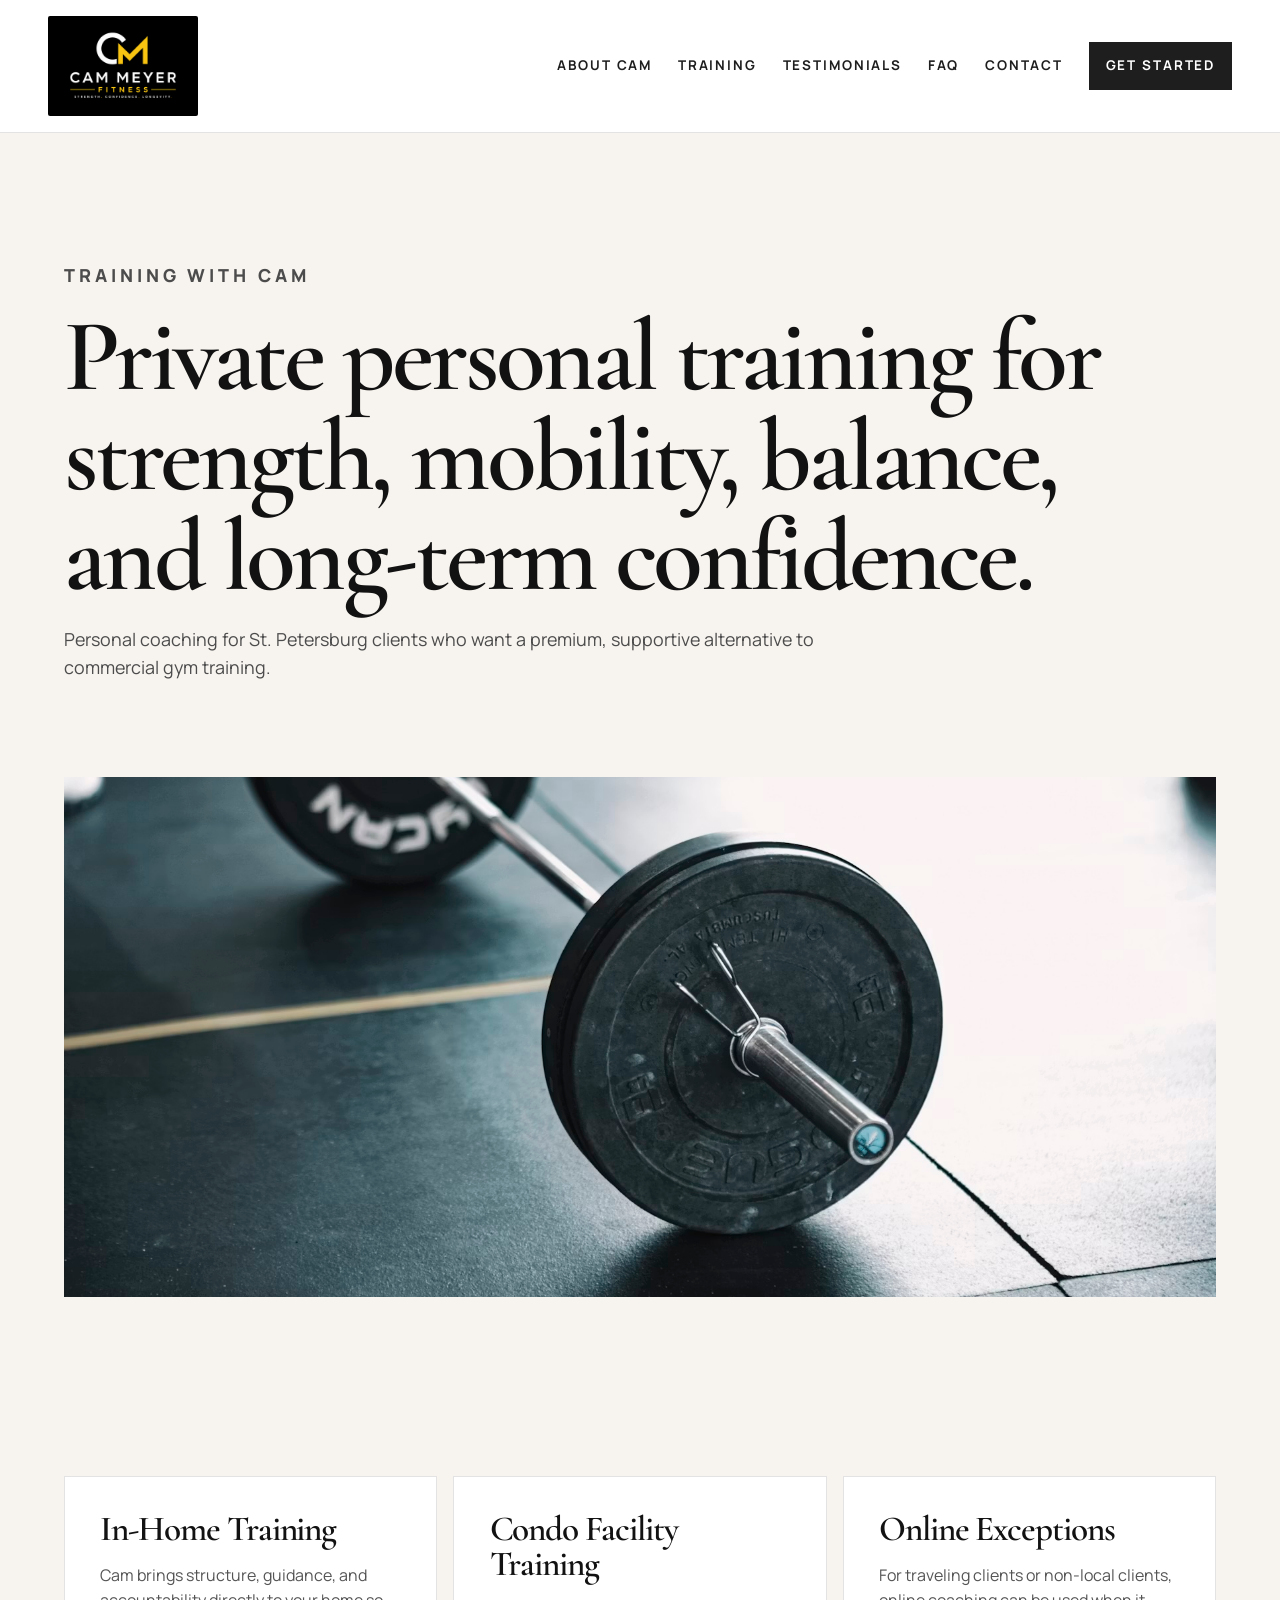
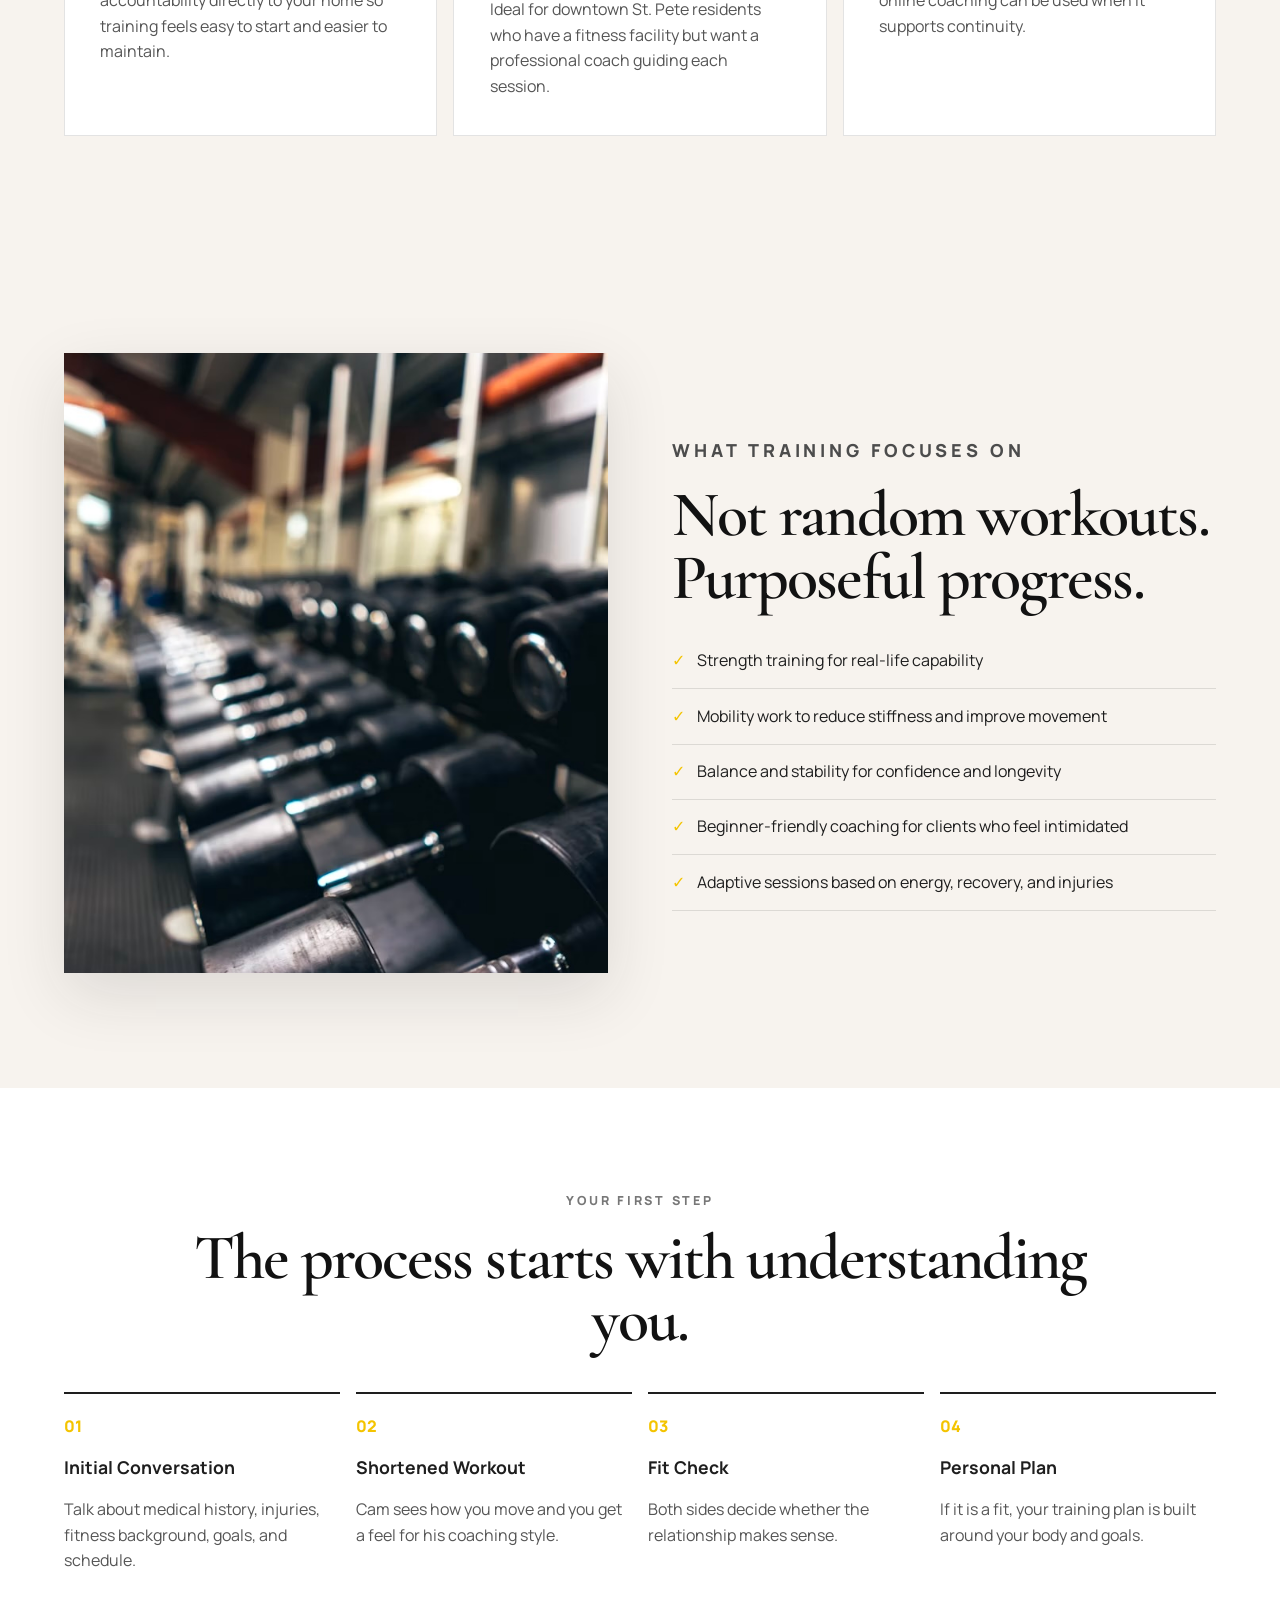
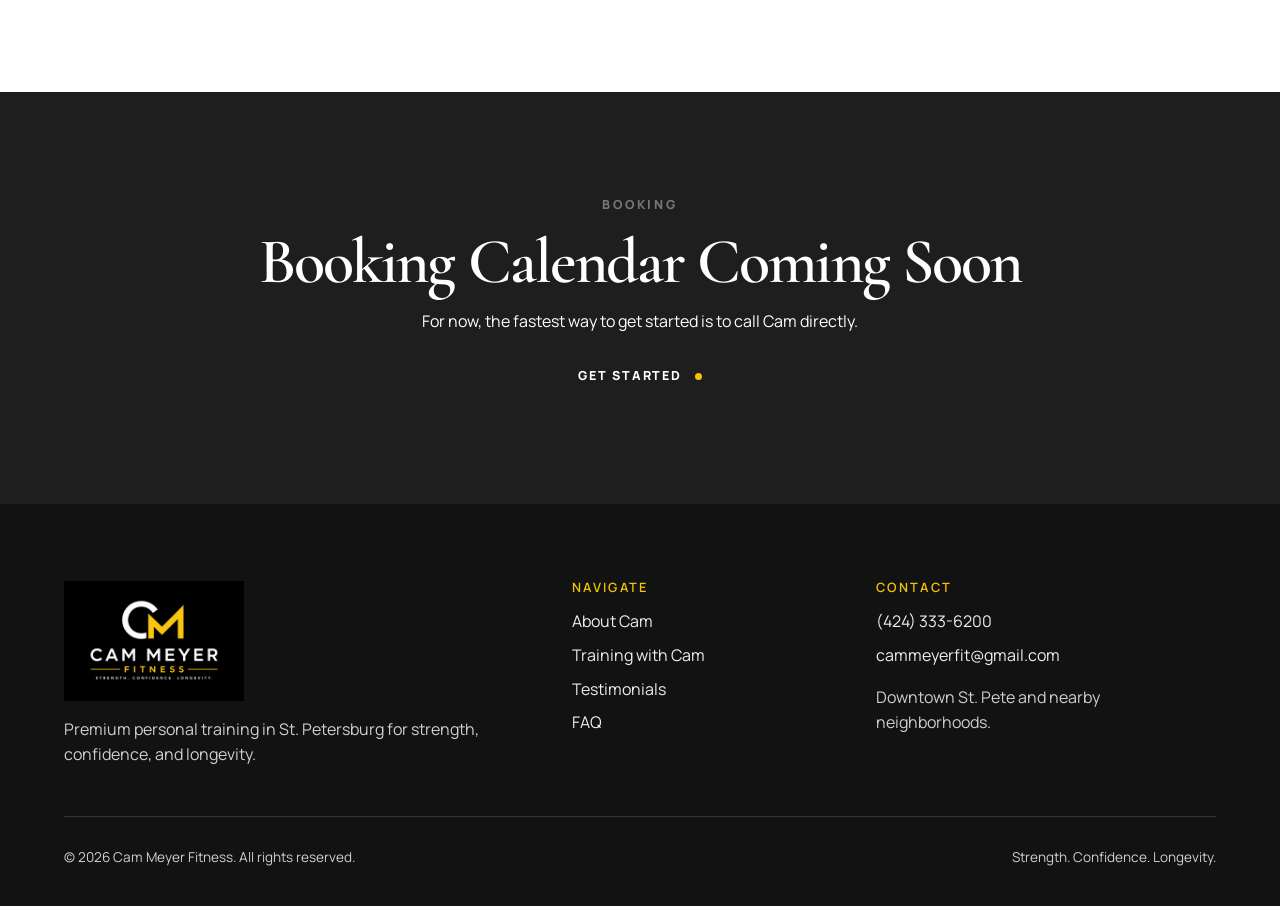
<file: training.html>
<!doctype html>
<html lang="en">
<head>
  <meta charset="utf-8">
  <meta name="viewport" content="width=device-width, initial-scale=1">
  <title>Training With Cam | Cam Meyer Fitness</title>
  <meta name="description" content="Private in-home, condo fitness facility, and occasional online personal training in St. Petersburg, FL.">
  <meta name="theme-color" content="#1E1E1E">
  <meta property="og:title" content="Training With Cam | Cam Meyer Fitness">
  <meta property="og:description" content="Private in-home, condo fitness facility, and occasional online personal training in St. Petersburg, FL.">
  <meta property="og:type" content="website">
  <meta property="og:image" content="assets/images/logo.png">
  <link rel="preconnect" href="https://fonts.googleapis.com">
  <link rel="preconnect" href="https://fonts.gstatic.com" crossorigin>
  <link href="https://fonts.googleapis.com/css2?family=Cormorant+Garamond:wght@500;600;700&family=Manrope:wght@400;500;600;700;800&display=swap" rel="stylesheet">
  <link rel="stylesheet" href="assets/css/styles.css">
  <script type="application/ld+json">
  {
    "@context": "https://schema.org",
    "@type": "LocalBusiness",
    "name": "Cam Meyer Fitness",
    "image": "assets/images/logo.png",
    "telephone": "+14243336200",
    "email": "cammeyerfit@gmail.com",
    "areaServed": ["Downtown St. Pete", "Old Northeast", "Snell Isle", "Historic Kenwood", "Crescent Lake", "Tropicana Field/Edge District"],
    "address": {
      "@type": "PostalAddress",
      "addressLocality": "St. Petersburg",
      "addressRegion": "FL",
      "addressCountry": "US"
    },
    "description": "Premium personal training in St. Petersburg focused on strength, confidence, mobility, and longevity."
  }
  </script>
</head>
<body>
  <a class="skip-link" href="#main">Skip to content</a>
  <header class="site-header" data-header>
    <a class="brand" href="index.html" aria-label="Cam Meyer Fitness home">
      <img src="assets/images/logo.png" alt="Cam Meyer Fitness logo">
    </a>
    <button class="menu-toggle" aria-expanded="false" aria-controls="primary-nav">
      <span></span><span></span><span></span>
      <span class="sr-only">Menu</span>
    </button>
    <nav id="primary-nav" class="primary-nav" aria-label="Primary navigation">
      <a href="about.html">About Cam</a>
      <a href="training.html">Training</a>
      <a href="testimonials.html">Testimonials</a>
      <a href="faq.html">FAQ</a>
      <a href="contact.html">Contact</a>
      <a class="nav-cta" href="tel:14243336200">Get Started</a>
    </nav>
  </header>
  <main id="main">
    
<section class="page-hero">
  <p class="eyebrow">Training With Cam</p>
  <h1>Private personal training for strength, mobility, balance, and long-term confidence.</h1>
  <p>Personal coaching for St. Petersburg clients who want a premium, supportive alternative to commercial gym training.</p>
</section>

<section class="image-banner">
  <img src="assets/images/barbell.jpg" alt="Barbell on a gym floor">
</section>

<section class="content-band">
  <div class="card-grid three">
    <article class="card feature"><h2>In-Home Training</h2><p>Cam brings structure, guidance, and accountability directly to your home so training feels easy to start and easier to maintain.</p></article>
    <article class="card feature"><h2>Condo Facility Training</h2><p>Ideal for downtown St. Pete residents who have a fitness facility but want a professional coach guiding each session.</p></article>
    <article class="card feature"><h2>Online Exceptions</h2><p>For traveling clients or non-local clients, online coaching can be used when it supports continuity.</p></article>
  </div>
</section>

<section class="split-section reverse">
  <div class="section-image tall">
    <img src="assets/images/dumbbells.jpg" alt="Row of dumbbells in a gym">
  </div>
  <div class="section-copy">
    <p class="eyebrow">What Training Focuses On</p>
    <h2>Not random workouts. Purposeful progress.</h2>
    <ul class="check-list">
      <li>Strength training for real-life capability</li>
      <li>Mobility work to reduce stiffness and improve movement</li>
      <li>Balance and stability for confidence and longevity</li>
      <li>Beginner-friendly coaching for clients who feel intimidated</li>
      <li>Adaptive sessions based on energy, recovery, and injuries</li>
    </ul>
  </div>
</section>

<section class="process-section">
  <div class="section-heading center">
    <p class="eyebrow">Your First Step</p>
    <h2>The process starts with understanding you.</h2>
  </div>
  <ol class="timeline">
    <li><span>01</span><strong>Initial Conversation</strong><p>Talk about medical history, injuries, fitness background, goals, and schedule.</p></li>
    <li><span>02</span><strong>Shortened Workout</strong><p>Cam sees how you move and you get a feel for his coaching style.</p></li>
    <li><span>03</span><strong>Fit Check</strong><p>Both sides decide whether the relationship makes sense.</p></li>
    <li><span>04</span><strong>Personal Plan</strong><p>If it is a fit, your training plan is built around your body and goals.</p></li>
  </ol>
</section>

<section class="booking-placeholder">
  <p class="eyebrow">Booking</p>
  <h2>Booking Calendar Coming Soon</h2>
  <p>For now, the fastest way to get started is to call Cam directly.</p>
  <a class="button primary" href="tel:14243336200">Get Started</a>
</section>

  </main>
  <footer class="site-footer">
    <div class="footer-grid">
      <div>
        <img class="footer-logo" src="assets/images/logo.png" alt="Cam Meyer Fitness">
        <p>Premium personal training in St. Petersburg for strength, confidence, and longevity.</p>
      </div>
      <div>
        <h2>Navigate</h2>
        <a href="about.html">About Cam</a>
        <a href="training.html">Training with Cam</a>
        <a href="testimonials.html">Testimonials</a>
        <a href="faq.html">FAQ</a>
      </div>
      <div>
        <h2>Contact</h2>
        <a href="tel:14243336200">(424) 333-6200</a>
        <a href="mailto:cammeyerfit@gmail.com">cammeyerfit@gmail.com</a>
        <p>Downtown St. Pete and nearby neighborhoods.</p>
      </div>
    </div>
    <div class="footer-bottom">
      <p>&copy; 2026 Cam Meyer Fitness. All rights reserved.</p>
      <p>Strength. Confidence. Longevity.</p>
    </div>
  </footer>
  <script src="assets/js/main.js"></script>
</body>
</html>
</file>
<file: assets/css/styles.css>
:root{
  --charcoal:#1E1E1E;
  --ink:#121212;
  --warm-gray:#777777;
  --sand:#E7DED4;
  --beige:#F7F3EE;
  --white:#FFFFFF;
  --accent:#F4C400;
  --line:rgba(30,30,30,.12);
  --shadow:0 22px 60px rgba(30,30,30,.12);
  --serif:'Cormorant Garamond', Georgia, serif;
  --sans:'Manrope', system-ui, -apple-system, Segoe UI, sans-serif;
}
*{box-sizing:border-box}
html{scroll-behavior:smooth}
body{margin:0;background:var(--white);color:var(--charcoal);font-family:var(--sans);line-height:1.6}
img{max-width:100%;display:block}
a{color:inherit}
.skip-link{position:absolute;top:-100px;left:1rem;background:var(--accent);padding:.8rem 1rem;z-index:1000}
.skip-link:focus{top:1rem}
.sr-only{position:absolute;clip:rect(0 0 0 0);clip-path:inset(50%);height:1px;width:1px;overflow:hidden;white-space:nowrap}
.site-header{position:sticky;top:0;z-index:50;background:rgba(255,255,255,.92);backdrop-filter:blur(16px);display:flex;align-items:center;justify-content:space-between;padding:1rem clamp(1rem,4vw,3rem);border-bottom:1px solid var(--line)}
.brand img{width:150px;background:#050505;border-radius:2px}
.primary-nav{display:flex;align-items:center;gap:1.6rem;font-size:.84rem;text-transform:uppercase;letter-spacing:.14em;font-weight:700}
.primary-nav a{text-decoration:none}
.nav-cta{background:var(--charcoal);color:var(--white);padding:.85rem 1.05rem}
.menu-toggle{display:none;background:none;border:0;padding:.5rem}
.menu-toggle span:not(.sr-only){display:block;width:26px;height:2px;background:var(--charcoal);margin:5px 0}
.hero{min-height:calc(100vh - 90px);display:grid;grid-template-columns:1.05fr .95fr;align-items:center;background:var(--beige)}
.hero-home{position:relative;display:flex;align-items:center;background-image:linear-gradient(90deg,rgba(0,0,0,.68),rgba(0,0,0,.36),rgba(0,0,0,.14)),url("../images/st-petersburg-hero.jpg");background-size:cover;background-position:center;overflow:hidden}
.hero-home::after{content:"";position:absolute;inset:auto 0 0;height:34%;background:linear-gradient(0deg,rgba(0,0,0,.44),transparent);pointer-events:none}
.hero-media{height:100%;min-height:560px}
.hero-media img{width:100%;height:100%;object-fit:cover}
.hero-copy{position:relative;z-index:1;padding:clamp(2rem,6vw,6rem)}
.hero-home .hero-copy{max-width:980px}
.hero-home h1,.hero-home .hero-copy p{color:var(--white)}
.hero-home .hero-copy p:not(.eyebrow){color:#FFFFFF;text-shadow:0 2px 18px rgba(0,0,0,.45)}
.hero-home .eyebrow{color:var(--sand)}
.hero-home .secondary.dark:hover{background:rgba(255,255,255,.12)}
.eyebrow{font-size:.78rem;letter-spacing:.22em;text-transform:uppercase;font-weight:800;color:var(--warm-gray);margin:0 0 1rem}
h1,h2,h3{line-height:.98;margin:0;color:var(--ink)}
h1{font-family:var(--serif);font-size:clamp(3.3rem,8vw,7.2rem);font-weight:600;letter-spacing:-.035em}
h2{font-family:var(--serif);font-size:clamp(2.4rem,5vw,4.8rem);font-weight:600;letter-spacing:-.03em}
h3{font-size:1.08rem;letter-spacing:-.02em}
.hero-copy p:not(.eyebrow),.page-hero p,.section-copy p,.final-cta p{font-size:clamp(1rem,1.4vw,1.15rem);color:#4c4c4c;max-width:650px}
.button-row{display:flex;gap:1rem;flex-wrap:wrap;margin-top:2rem}
.button{display:inline-flex;align-items:center;justify-content:center;min-height:50px;padding:.9rem 1.35rem;text-decoration:none;font-weight:800;text-transform:uppercase;letter-spacing:.14em;font-size:.78rem;border:1px solid var(--charcoal);transition:transform .2s ease, background .2s ease}
.button:hover{transform:translateY(-2px)}
.primary{background:var(--charcoal);color:var(--white)}
.primary::after{content:"";width:7px;height:7px;background:var(--accent);border-radius:50%;margin-left:.8rem}
.secondary{background:transparent;color:var(--charcoal)}
.secondary.dark{border-color:var(--white);color:var(--white)}
.full{width:100%;margin-top:1rem}
.trust-bar{display:grid;grid-template-columns:repeat(4,1fr);gap:1rem;padding:clamp(1rem,3vw,2rem) clamp(1rem,5vw,5rem);border-block:1px solid var(--line);background:var(--white)}
.trust-bar div{position:relative;overflow:hidden;padding:1.4rem clamp(1rem,3vw,2rem);border:1px solid var(--line);font-weight:800;letter-spacing:.02em;background:linear-gradient(135deg,var(--white),var(--beige));transition:transform .22s ease, box-shadow .22s ease, border-color .22s ease}
.trust-bar div::after{content:"";position:absolute;left:0;right:0;bottom:0;height:3px;background:var(--accent);transform:scaleX(0);transform-origin:left;transition:transform .22s ease}
.trust-bar div:hover{transform:translateY(-4px);box-shadow:var(--shadow);border-color:rgba(244,196,0,.55)}
.trust-bar div:hover::after{transform:scaleX(1)}
.trust-bar span{display:block;color:var(--accent);margin:0 0 .35rem;font-size:.9rem;letter-spacing:.18em}
.split-section{display:grid;grid-template-columns:1fr 1fr;gap:clamp(2rem,5vw,5rem);align-items:center;padding:clamp(4rem,9vw,8rem) clamp(1rem,5vw,5rem)}
.split-section.reverse{background:var(--beige)}
.section-copy{max-width:720px}
.section-copy p{margin:1.25rem 0}
.section-image img{width:100%;height:520px;object-fit:cover;box-shadow:var(--shadow)}
.section-image.tall img{height:620px}
.section-image.portrait img{height:680px;object-position:center}
.text-link{font-weight:800;text-transform:uppercase;letter-spacing:.16em;font-size:.78rem;text-decoration:none;border-bottom:2px solid var(--accent);padding-bottom:.25rem}
.content-band{padding:clamp(4rem,8vw,7rem) clamp(1rem,5vw,5rem);background:var(--beige)}
.section-heading{max-width:900px;margin-bottom:2.5rem}
.section-heading.center{text-align:center;margin-inline:auto}
.card-grid{display:grid;gap:1rem}
.card-grid.three{grid-template-columns:repeat(3,1fr)}
.card{background:var(--white);padding:clamp(1.5rem,3vw,2.2rem);border:1px solid var(--line);min-height:230px}
.card h3,.card h2{margin-bottom:1rem}
.card.feature h2{font-size:2.2rem}
.card p{color:#555;margin:0}
.results-section{padding:clamp(4rem,8vw,7rem) clamp(1rem,5vw,5rem);background:var(--charcoal);color:var(--white)}
.results-section h2{color:var(--white)}
.results-section .eyebrow{color:var(--sand)}
.result-grid{display:grid;grid-template-columns:repeat(3,1fr);gap:1rem}
.result-card{border:1px solid rgba(255,255,255,.18);padding:2rem;background:rgba(255,255,255,.04)}
.result-card strong{font-family:var(--serif);font-size:2rem;font-weight:600;display:block}
.result-card p{color:#d8d8d8}
.quote-section{padding:clamp(4rem,8vw,7rem) clamp(1rem,5vw,5rem);background:var(--ink);color:var(--white);text-align:center}
blockquote{margin:0 auto 2rem;max-width:1000px;font-family:var(--serif);font-size:clamp(2.2rem,5vw,5rem);line-height:1.05}
cite{display:block;font-family:var(--sans);font-size:1rem;font-style:normal;letter-spacing:.16em;text-transform:uppercase;margin-top:1.5rem;color:var(--accent)}
.process-section{padding:clamp(4rem,8vw,7rem) clamp(1rem,5vw,5rem)}
.timeline{list-style:none;display:grid;grid-template-columns:repeat(4,1fr);gap:1rem;padding:0;margin:0}
.timeline li{border-top:2px solid var(--charcoal);padding-top:1.25rem}
.timeline span{color:var(--accent);font-weight:900;display:block;margin-bottom:.8rem}
.timeline strong{font-size:1.1rem}
.timeline p{color:#555}
.final-cta{padding:clamp(4rem,8vw,7rem) 1rem;text-align:center;background:var(--sand)}
.final-cta h2,.final-cta p{margin-inline:auto}
.final-cta .button{margin-top:1.5rem}
.page-hero{padding:clamp(5rem,10vw,9rem) clamp(1rem,5vw,5rem) clamp(3rem,6vw,5rem);background:var(--beige)}
.page-hero h1{max-width:1050px}
.page-hero p{max-width:760px}
.image-banner{padding:0 clamp(1rem,5vw,5rem) clamp(3rem,6vw,5rem);background:var(--beige)}
.image-banner img{height:520px;width:100%;object-fit:cover}
.check-list{padding:0;list-style:none;margin:1.5rem 0 0}
.check-list li{padding:.9rem 0;border-bottom:1px solid var(--line)}
.check-list li::before{content:"✓";color:var(--accent);font-weight:900;margin-right:.7rem}
.booking-placeholder{padding:clamp(4rem,8vw,7rem) clamp(1rem,5vw,5rem);text-align:center;background:var(--charcoal);color:var(--white)}
.booking-placeholder h2{color:var(--white)}
.testimonial-stack{padding:clamp(3rem,6vw,5rem) clamp(1rem,5vw,5rem);display:grid;gap:1rem}
.testimonial{padding:clamp(2rem,5vw,4rem);border:1px solid var(--line);background:var(--white)}
.testimonial p{font-family:var(--serif);font-size:clamp(2rem,4vw,4rem);line-height:1.05;margin:0}
.testimonial cite{color:var(--charcoal)}
.faq-list{padding:clamp(3rem,6vw,5rem) clamp(1rem,5vw,5rem);max-width:1000px;margin:auto}
details{border-bottom:1px solid var(--line);padding:1.4rem 0}
summary{cursor:pointer;font-weight:800;font-size:1.1rem}
details p{color:#555;max-width:760px}
.contact-grid{display:grid;grid-template-columns:1fr 1fr;gap:1rem;padding:clamp(3rem,6vw,5rem) clamp(1rem,5vw,5rem)}
.contact-card{border:1px solid var(--line);padding:clamp(2rem,4vw,3rem);background:var(--white)}
.contact-card.muted{background:var(--beige)}
.calendar-skeleton{display:grid;grid-template-columns:repeat(3,1fr);gap:.8rem;margin-top:2rem}
.calendar-skeleton span{height:72px;background:var(--white);border:1px solid var(--line)}
.area-list{display:flex;flex-wrap:wrap;gap:.8rem;justify-content:center}
.area-list span{background:var(--white);border:1px solid var(--line);padding:.8rem 1rem;font-weight:800}
.site-footer{background:var(--ink);color:var(--white);padding:clamp(3rem,6vw,5rem) clamp(1rem,5vw,5rem) 1.5rem}
.footer-grid{display:grid;grid-template-columns:1.4fr .8fr 1fr;gap:2rem}
.footer-logo{width:180px;margin-bottom:1rem}
.site-footer h2{font-family:var(--sans);font-size:.8rem;text-transform:uppercase;letter-spacing:.18em;color:var(--accent);margin-bottom:1rem}
.site-footer a{display:block;text-decoration:none;margin:.5rem 0;color:#eee}
.site-footer p{color:#cfcfcf}
.footer-bottom{border-top:1px solid rgba(255,255,255,.14);margin-top:2rem;padding-top:1rem;display:flex;justify-content:space-between;gap:1rem;font-size:.85rem}
@media (max-width: 900px){
  .menu-toggle{display:block}
  .primary-nav{position:absolute;inset:100% 0 auto 0;background:var(--white);display:none;flex-direction:column;align-items:flex-start;padding:1.2rem;border-bottom:1px solid var(--line)}
  .primary-nav.open{display:flex}
  .hero,.split-section,.contact-grid,.footer-grid{grid-template-columns:1fr}
  .hero{min-height:auto}
  .hero-home{min-height:calc(100vh - 78px);background-position:center}
  .hero-media{min-height:420px;order:2}
  .hero-copy{order:1}
  .trust-bar,.card-grid.three,.result-grid,.timeline{grid-template-columns:1fr}
  .footer-bottom{flex-direction:column}
  h1{font-size:clamp(3rem,15vw,5rem)}
  .section-image img,.section-image.tall img,.section-image.portrait img,.image-banner img{height:420px}
}
@media (max-width: 520px){
  .brand img{width:120px}
  .hero-copy,.page-hero{padding-left:1rem;padding-right:1rem}
  .button{width:100%}
}
</file>
